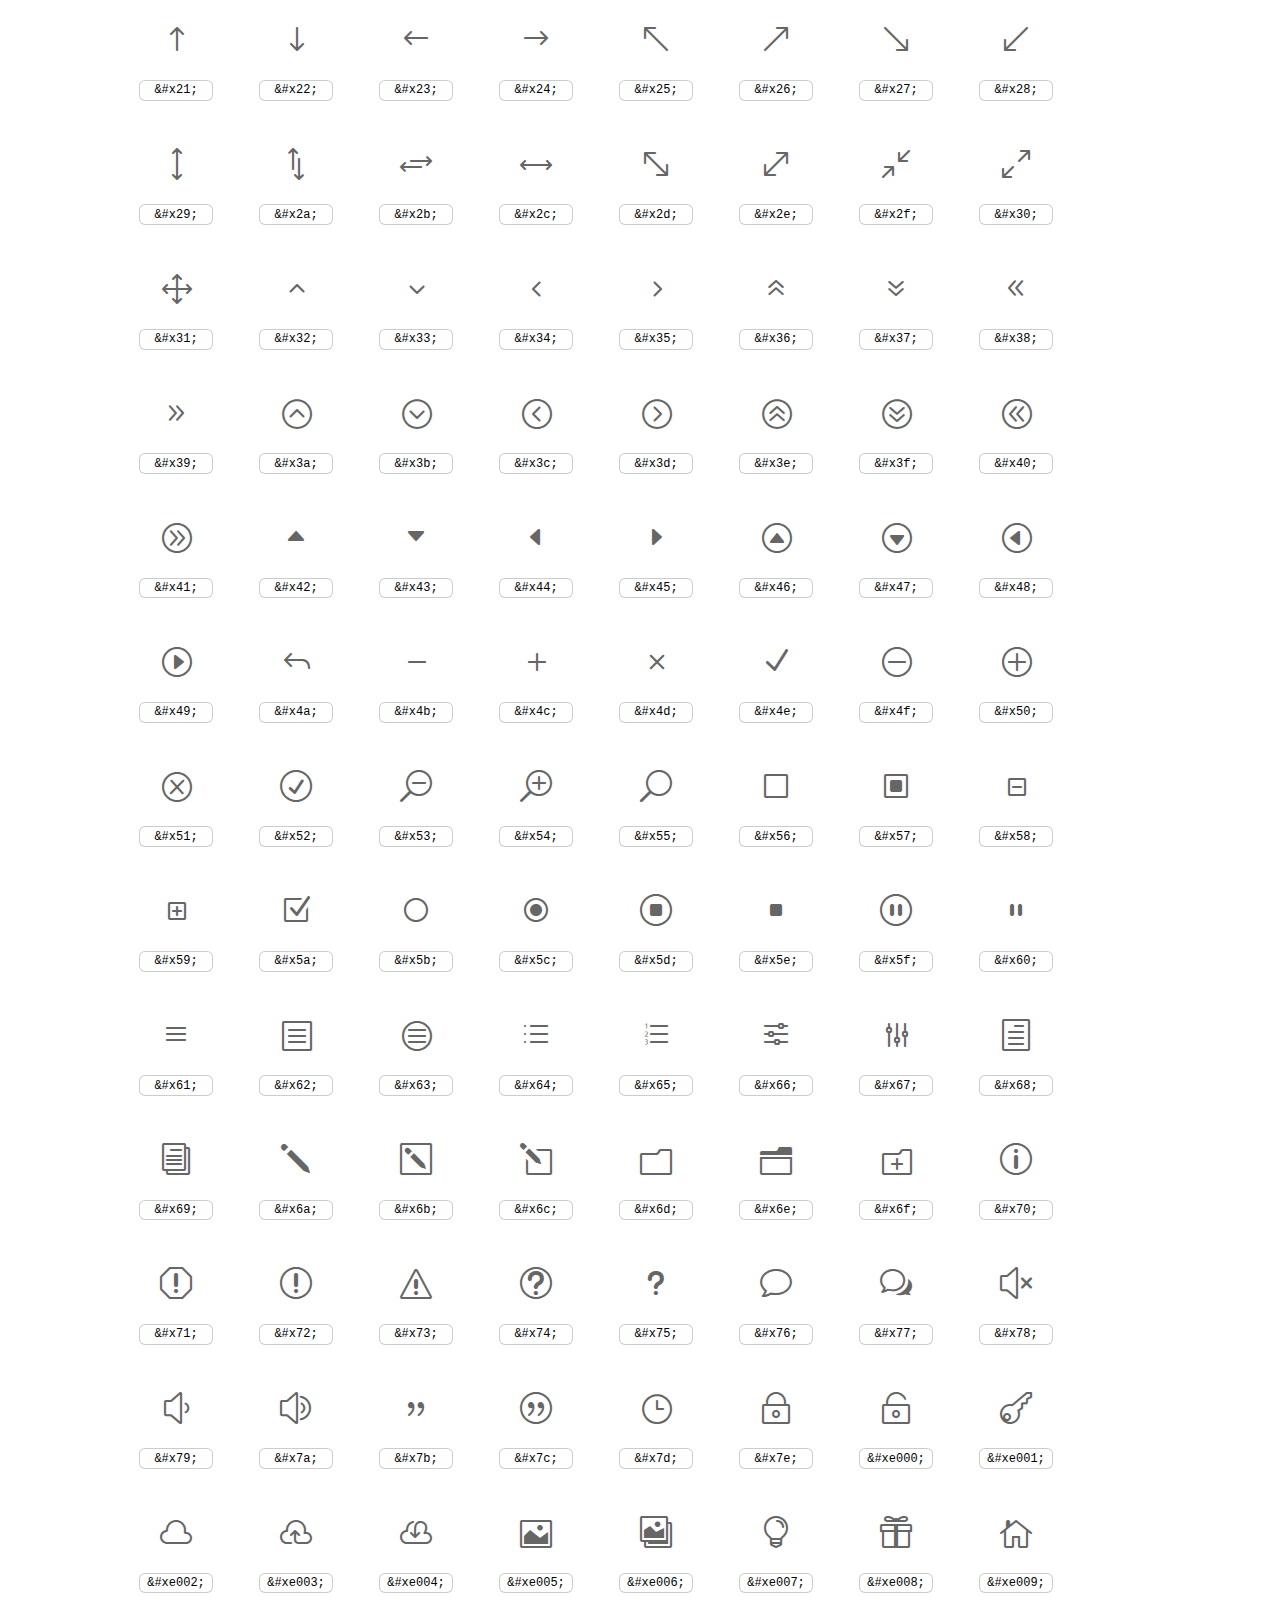
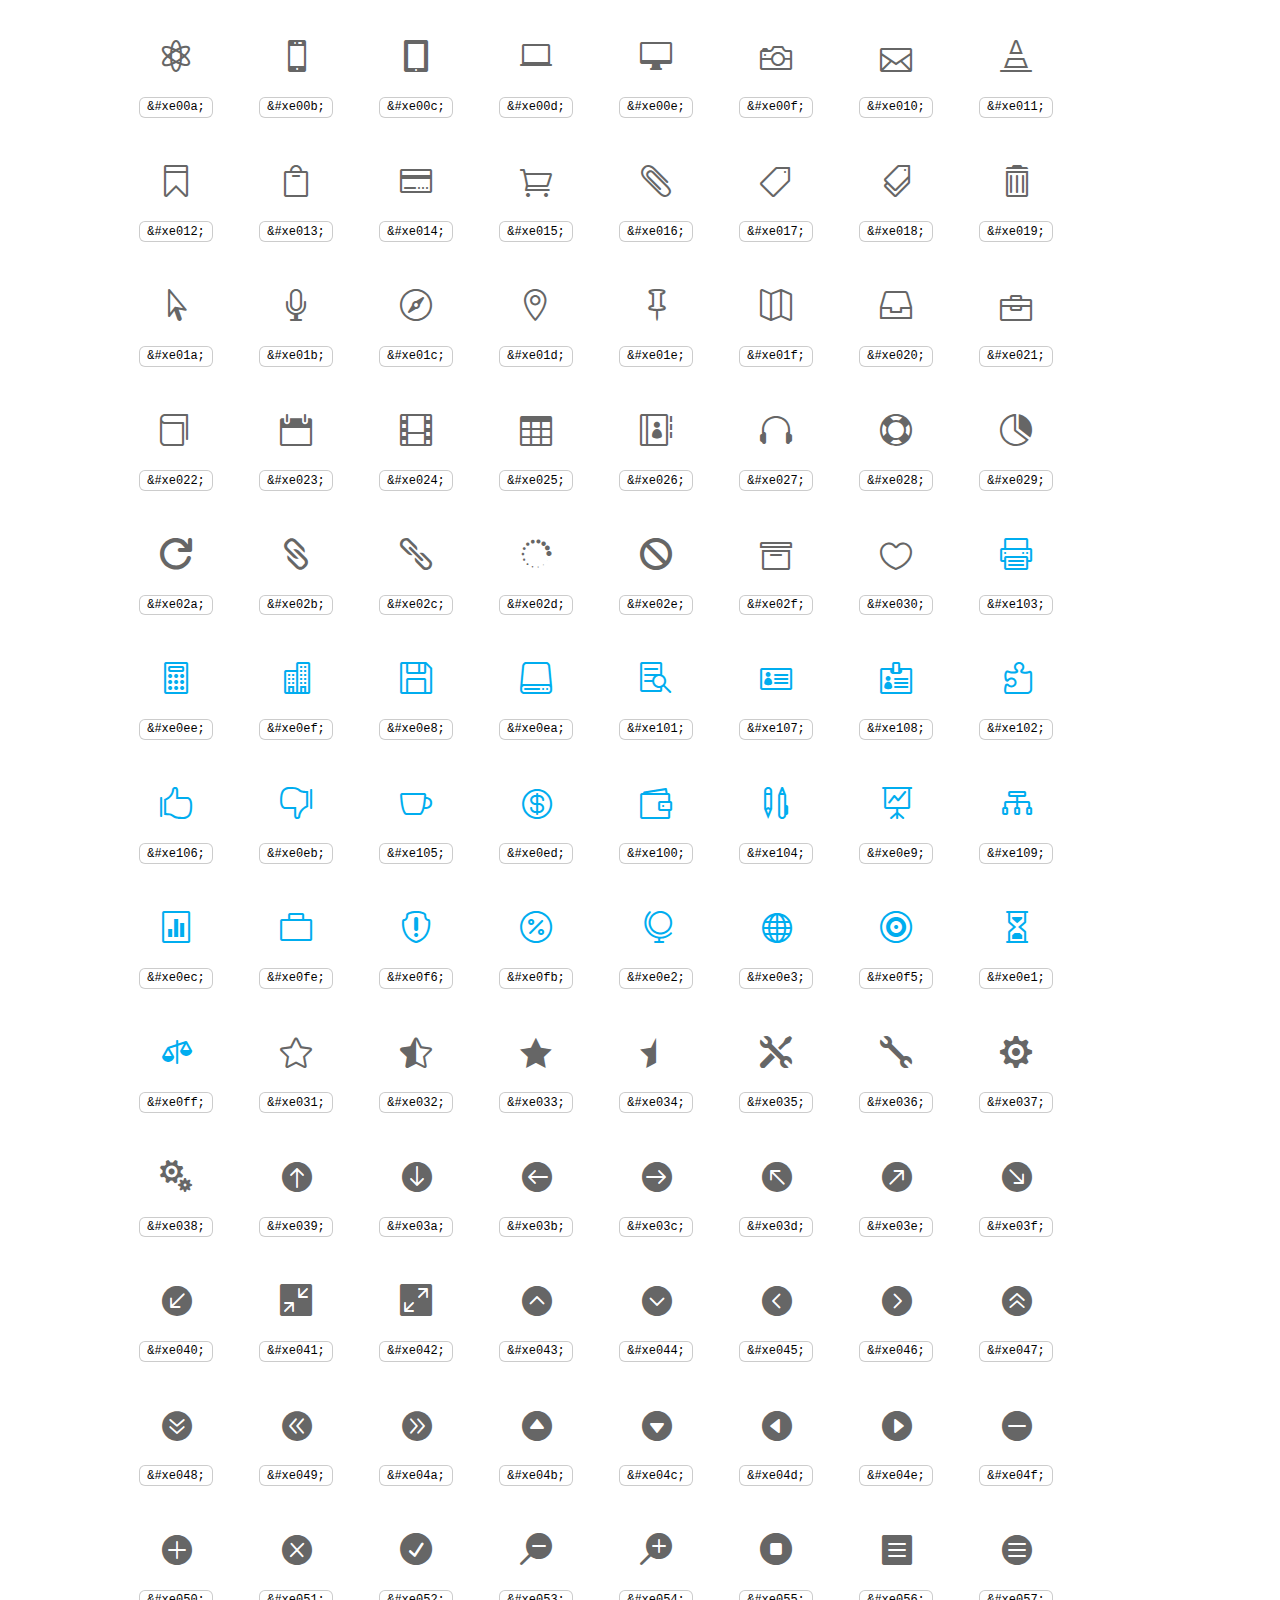
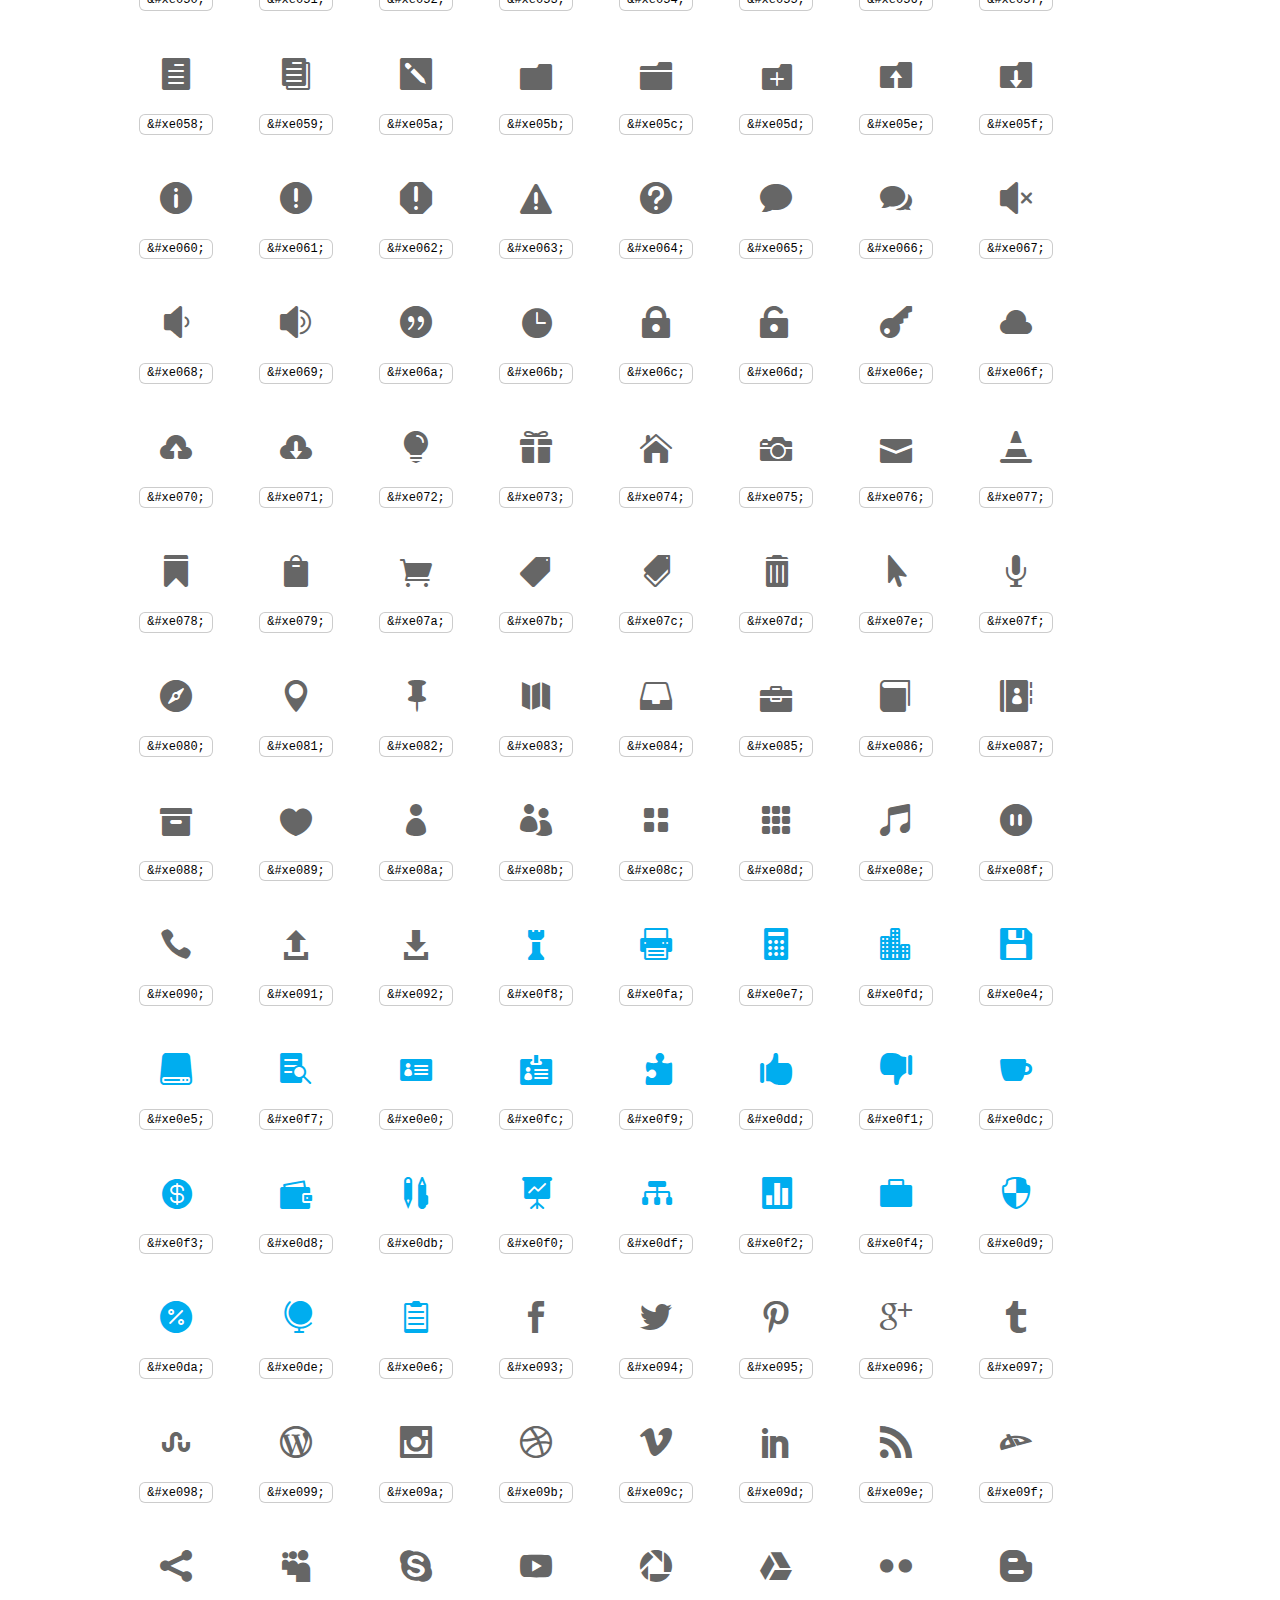
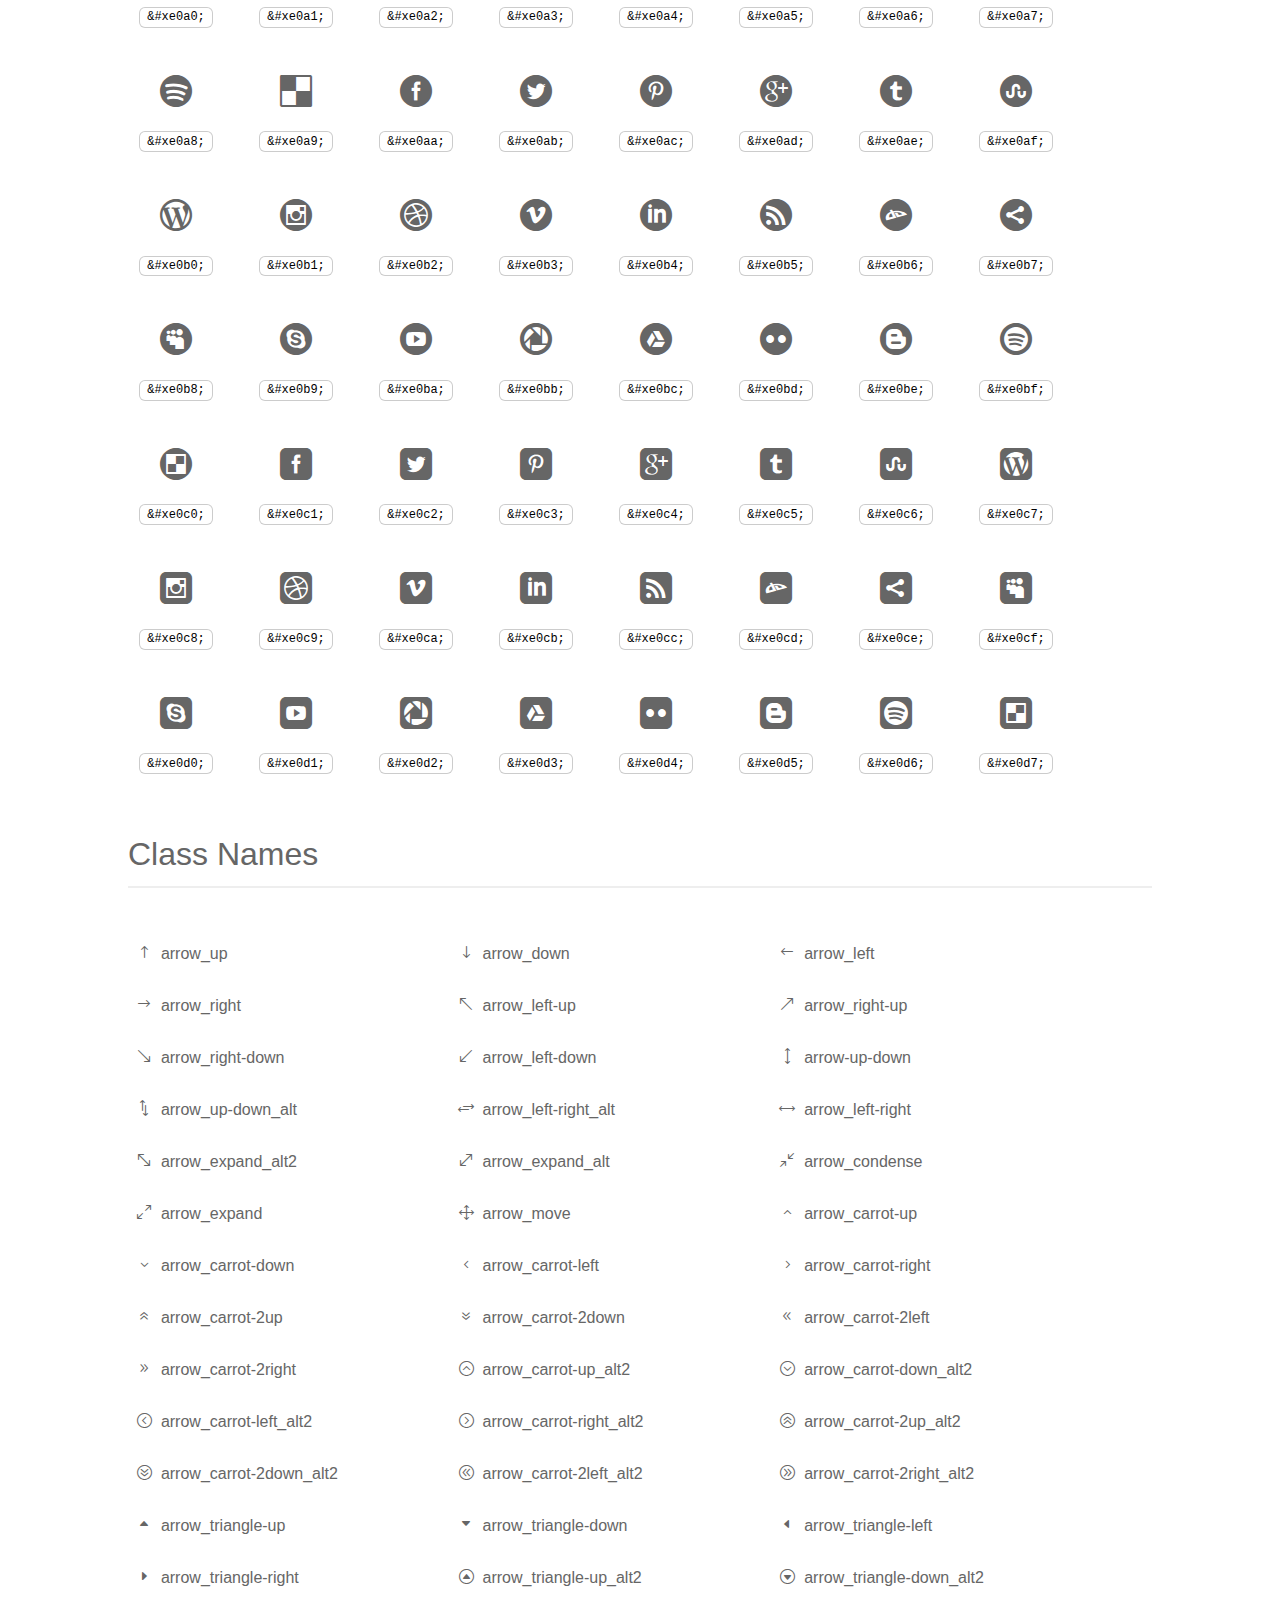
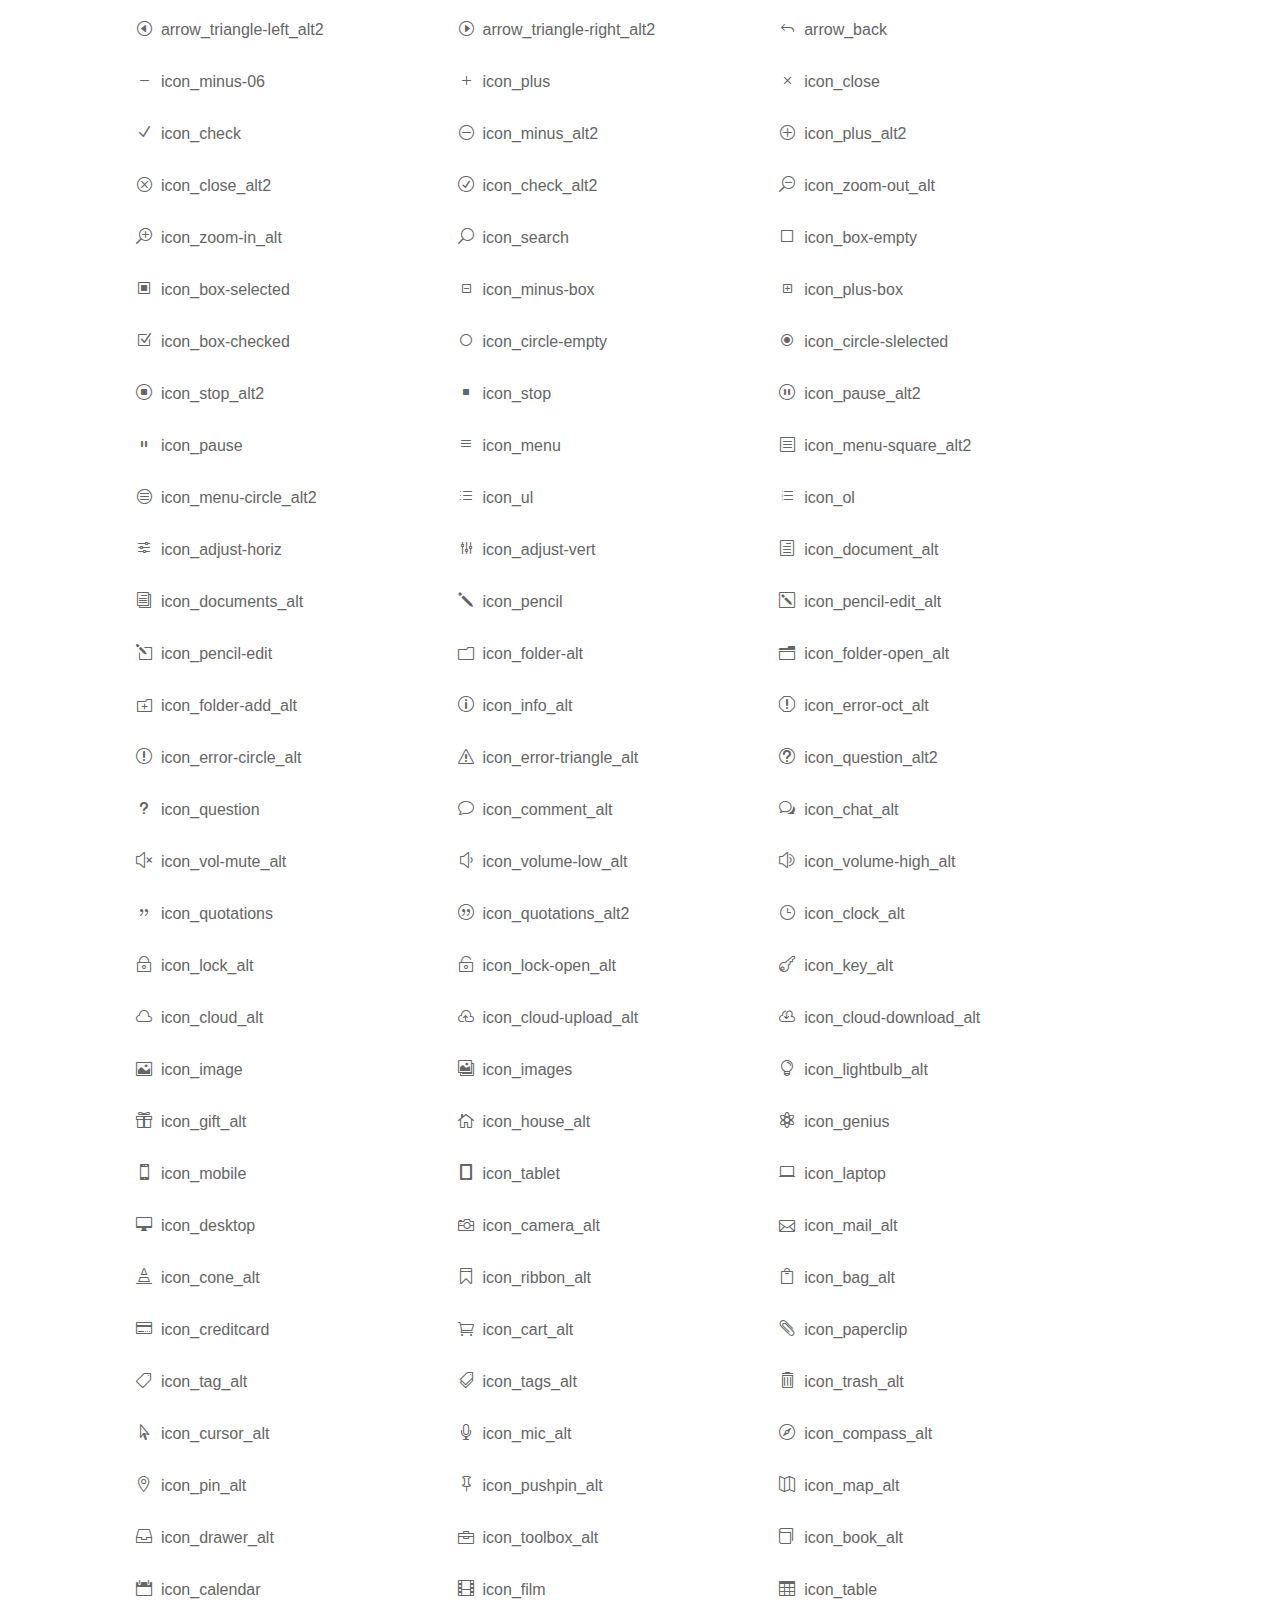
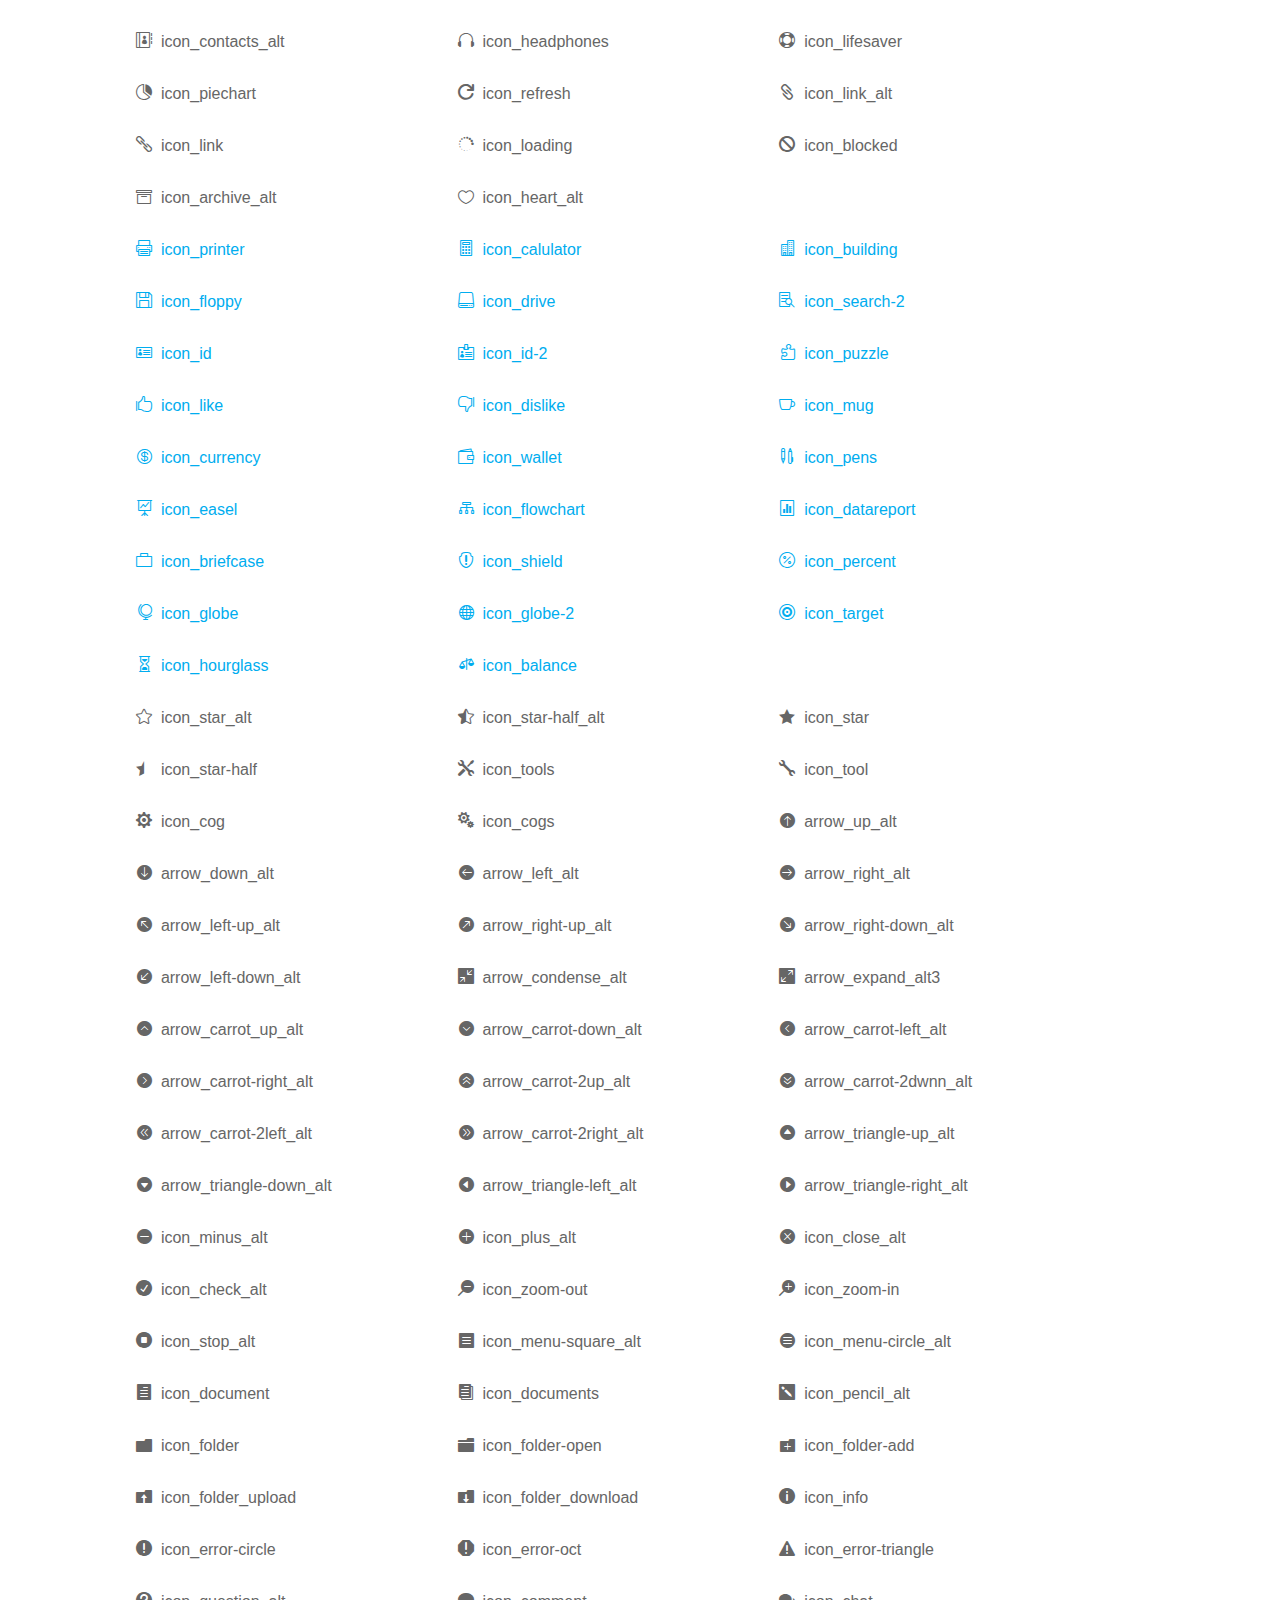
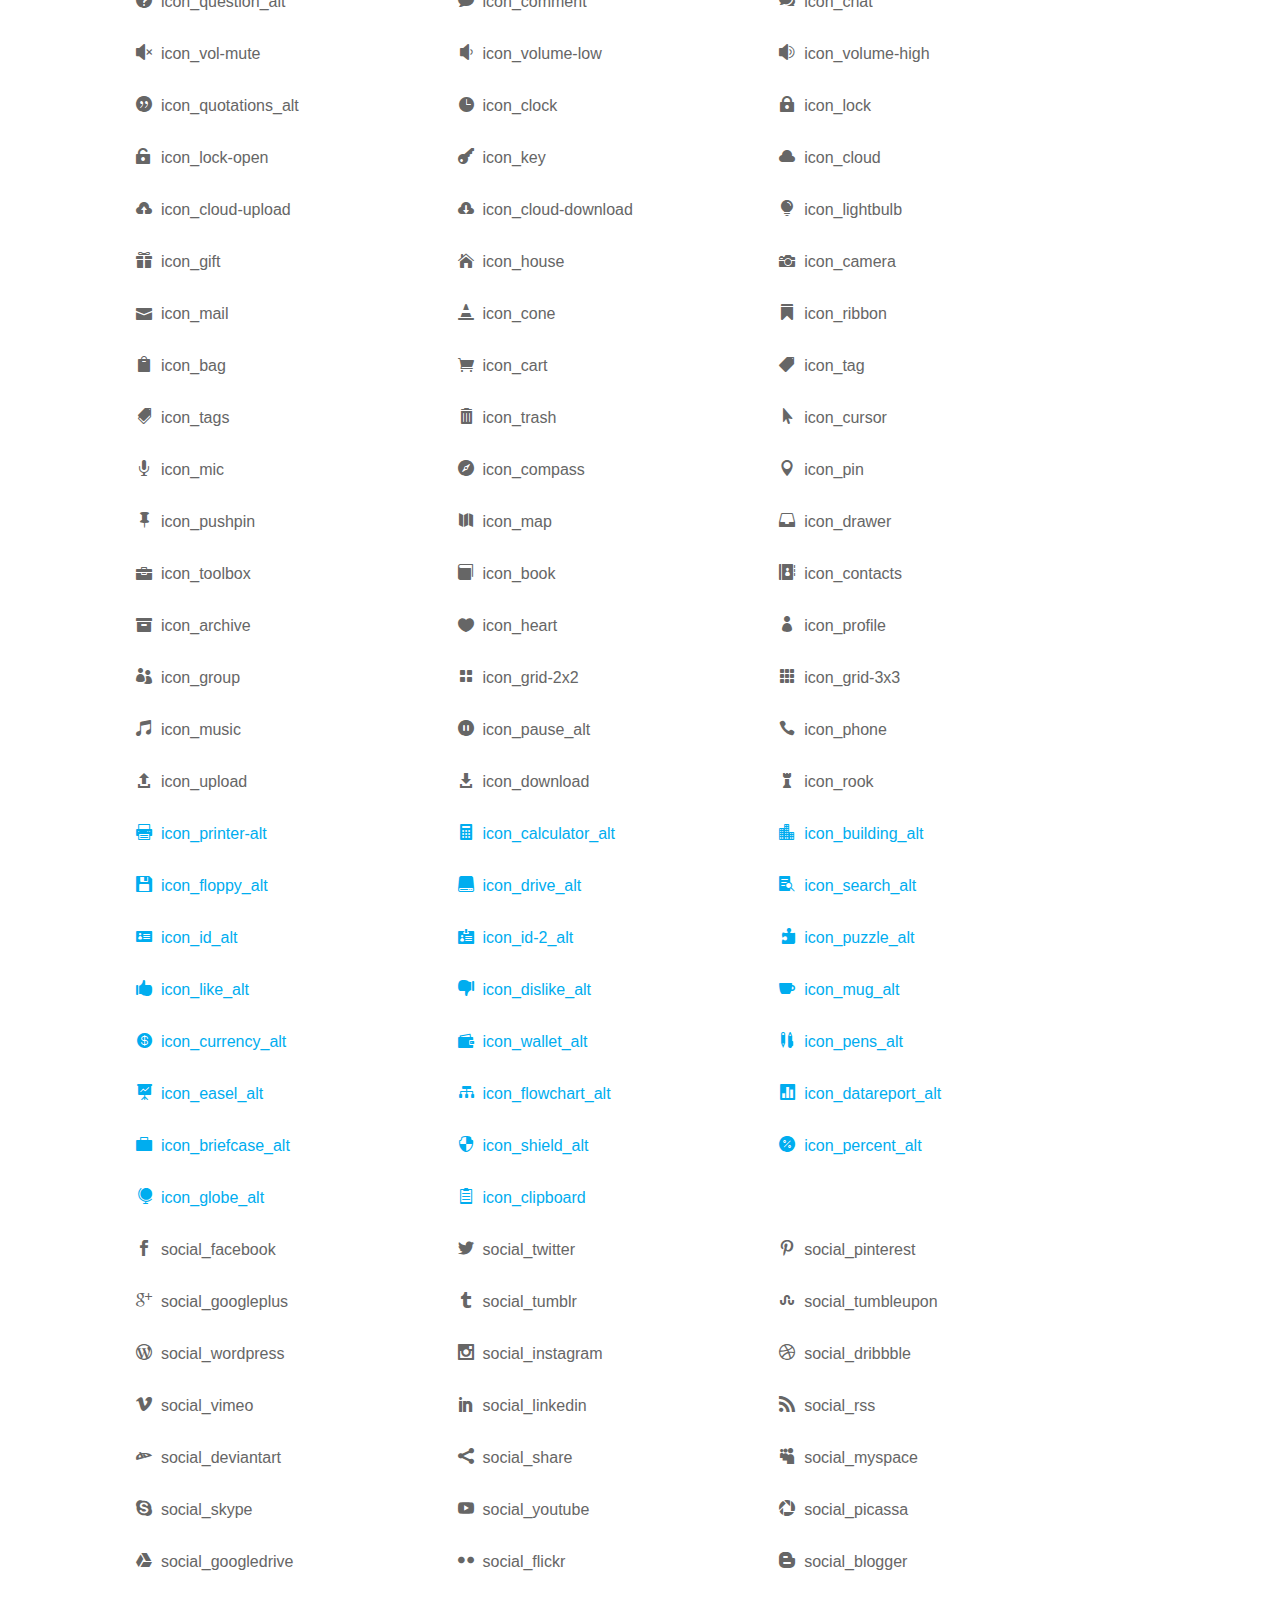
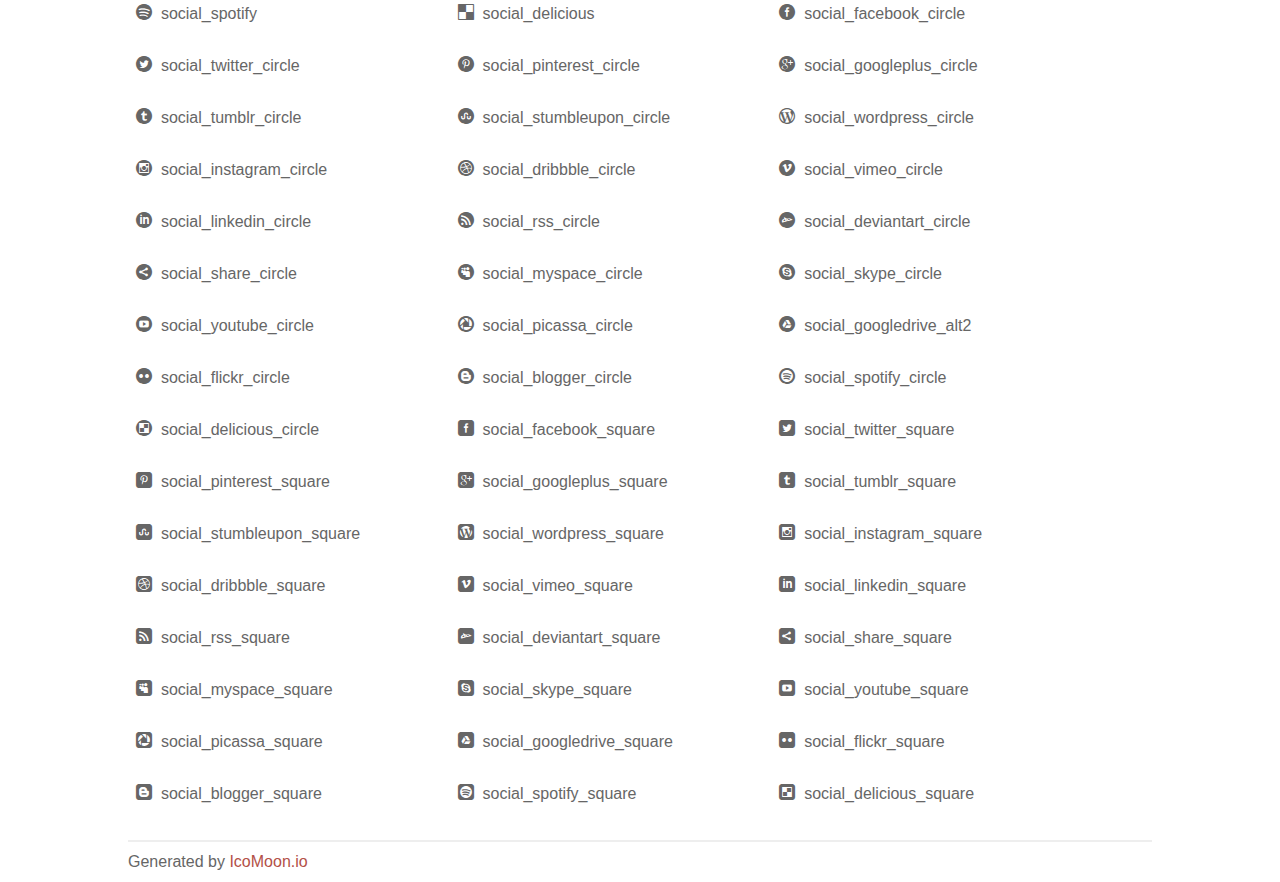
<file: elegant_font/index.html>
<!doctype html>
<html>
<head>
<title>Your Font/Glyphs</title>
<link rel="stylesheet" href="style.css" />
<!--[if lte IE 7]><script src="lte-ie7.js"></script><![endif]-->
<style>
	section, header, footer {display: block;}
	body {
		font-family: sans-serif;
		color: #666;
		line-height: 1.5;
		font-size: 1em;
	}
	* {
		-moz-box-sizing: border-box;
		-webkit-box-sizing: border-box;
		box-sizing: border-box;
		margin: 0;
		padding: 0;
	}
	.glyph {
		float: left;
		text-align: center;
		padding: .75em;
		margin: .4em 1.5em .75em 0;
		width: 6em;
		text-shadow: none;
	}
	
	.glyph input {
		font-family: consolas, monospace;
		font-size: 12px;
		width: 100%;
		text-align: center;
		border: 0;
		box-shadow: 0 0 0 1px #ccc;
		padding: .2em;
                -moz-border-radius: 5px;
                -webkit-border-radius: 5px;
	}
	
	

	.new {
		color:#00adef !important;
	}

	
	.w-main {
		width: 80%;
	}
	.centered {
		margin-left: auto;
		margin-right: auto;
	}
	.fs1 {
		font-size: 2em;
	}
	header {
		margin: 2em 0;
		padding-bottom: .5em;
		color: #666;
		box-shadow: 0 2px #eee;
	}
	header h1 {
		font-size: 2em;
		font-weight: normal;
	}
	.clearfix:before, .clearfix:after { content: ""; display: table; }
	.clearfix:after, .clear { clear: both; }
	footer {
		margin-top: 2em;
		padding: .5em 0;
		box-shadow: 0 -2px #eee;
	}
	a, a:visited {
		color: #B35047;
		text-decoration: none;
	}
	a:hover, a:focus {color: #000;}
	
	.box1 {
		font-size: 16px;
		display: inline-block;
		width: 30%;
		padding: .25em .5em;
		margin: 20px 10px 0 0;
	}
</style>
</head>
<body>
	<div class="w-main centered">
	<section class="mtm clearfix" id="glyphs">
	<div class="glyph">
		<div class="fs1" aria-hidden="true" data-icon="&#x21;"></div>
		<input type="text" readonly value="&amp;#x21;" />
	</div>
	<div class="glyph">
		<div class="fs1" aria-hidden="true" data-icon="&#x22;"></div>
		<input type="text" readonly value="&amp;#x22;" />
	</div>
	<div class="glyph">
		<div class="fs1" aria-hidden="true" data-icon="&#x23;"></div>
		<input type="text" readonly value="&amp;#x23;" />
	</div>
	<div class="glyph">
		<div class="fs1" aria-hidden="true" data-icon="&#x24;"></div>
		<input type="text" readonly value="&amp;#x24;" />
	</div>
	<div class="glyph">
		<div class="fs1" aria-hidden="true" data-icon="&#x25;"></div>
		<input type="text" readonly value="&amp;#x25;" />
	</div>
	<div class="glyph">
		<div class="fs1" aria-hidden="true" data-icon="&#x26;"></div>
		<input type="text" readonly value="&amp;#x26;" />
	</div>
	<div class="glyph">
		<div class="fs1" aria-hidden="true" data-icon="&#x27;"></div>
		<input type="text" readonly value="&amp;#x27;" />
	</div>
	<div class="glyph">
		<div class="fs1" aria-hidden="true" data-icon="&#x28;"></div>
		<input type="text" readonly value="&amp;#x28;" />
	</div>
	<div class="glyph">
		<div class="fs1" aria-hidden="true" data-icon="&#x29;"></div>
		<input type="text" readonly value="&amp;#x29;" />
	</div>
	<div class="glyph">
		<div class="fs1" aria-hidden="true" data-icon="&#x2a;"></div>
		<input type="text" readonly value="&amp;#x2a;" />
	</div>
	<div class="glyph">
		<div class="fs1" aria-hidden="true" data-icon="&#x2b;"></div>
		<input type="text" readonly value="&amp;#x2b;" />
	</div>
	<div class="glyph">
		<div class="fs1" aria-hidden="true" data-icon="&#x2c;"></div>
		<input type="text" readonly value="&amp;#x2c;" />
	</div>
	<div class="glyph">
		<div class="fs1" aria-hidden="true" data-icon="&#x2d;"></div>
		<input type="text" readonly value="&amp;#x2d;" />
	</div>
	<div class="glyph">
		<div class="fs1" aria-hidden="true" data-icon="&#x2e;"></div>
		<input type="text" readonly value="&amp;#x2e;" />
	</div>
	<div class="glyph">
		<div class="fs1" aria-hidden="true" data-icon="&#x2f;"></div>
		<input type="text" readonly value="&amp;#x2f;" />
	</div>
	<div class="glyph">
		<div class="fs1" aria-hidden="true" data-icon="&#x30;"></div>
		<input type="text" readonly value="&amp;#x30;" />
	</div>
	<div class="glyph">
		<div class="fs1" aria-hidden="true" data-icon="&#x31;"></div>
		<input type="text" readonly value="&amp;#x31;" />
	</div>
	<div class="glyph">
		<div class="fs1" aria-hidden="true" data-icon="&#x32;"></div>
		<input type="text" readonly value="&amp;#x32;" />
	</div>
	<div class="glyph">
		<div class="fs1" aria-hidden="true" data-icon="&#x33;"></div>
		<input type="text" readonly value="&amp;#x33;" />
	</div>
	<div class="glyph">
		<div class="fs1" aria-hidden="true" data-icon="&#x34;"></div>
		<input type="text" readonly value="&amp;#x34;" />
	</div>
	<div class="glyph">
		<div class="fs1" aria-hidden="true" data-icon="&#x35;"></div>
		<input type="text" readonly value="&amp;#x35;" />
	</div>
	<div class="glyph">
		<div class="fs1" aria-hidden="true" data-icon="&#x36;"></div>
		<input type="text" readonly value="&amp;#x36;" />
	</div>
	<div class="glyph">
		<div class="fs1" aria-hidden="true" data-icon="&#x37;"></div>
		<input type="text" readonly value="&amp;#x37;" />
	</div>
	<div class="glyph">
		<div class="fs1" aria-hidden="true" data-icon="&#x38;"></div>
		<input type="text" readonly value="&amp;#x38;" />
	</div>
	<div class="glyph">
		<div class="fs1" aria-hidden="true" data-icon="&#x39;"></div>
		<input type="text" readonly value="&amp;#x39;" />
	</div>
	<div class="glyph">
		<div class="fs1" aria-hidden="true" data-icon="&#x3a;"></div>
		<input type="text" readonly value="&amp;#x3a;" />
	</div>
	<div class="glyph">
		<div class="fs1" aria-hidden="true" data-icon="&#x3b;"></div>
		<input type="text" readonly value="&amp;#x3b;" />
	</div>
	<div class="glyph">
		<div class="fs1" aria-hidden="true" data-icon="&#x3c;"></div>
		<input type="text" readonly value="&amp;#x3c;" />
	</div>
	<div class="glyph">
		<div class="fs1" aria-hidden="true" data-icon="&#x3d;"></div>
		<input type="text" readonly value="&amp;#x3d;" />
	</div>
	<div class="glyph">
		<div class="fs1" aria-hidden="true" data-icon="&#x3e;"></div>
		<input type="text" readonly value="&amp;#x3e;" />
	</div>
	<div class="glyph">
		<div class="fs1" aria-hidden="true" data-icon="&#x3f;"></div>
		<input type="text" readonly value="&amp;#x3f;" />
	</div>
	<div class="glyph">
		<div class="fs1" aria-hidden="true" data-icon="&#x40;"></div>
		<input type="text" readonly value="&amp;#x40;" />
	</div>
	<div class="glyph">
		<div class="fs1" aria-hidden="true" data-icon="&#x41;"></div>
		<input type="text" readonly value="&amp;#x41;" />
	</div>
	<div class="glyph">
		<div class="fs1" aria-hidden="true" data-icon="&#x42;"></div>
		<input type="text" readonly value="&amp;#x42;" />
	</div>
	<div class="glyph">
		<div class="fs1" aria-hidden="true" data-icon="&#x43;"></div>
		<input type="text" readonly value="&amp;#x43;" />
	</div>
	<div class="glyph">
		<div class="fs1" aria-hidden="true" data-icon="&#x44;"></div>
		<input type="text" readonly value="&amp;#x44;" />
	</div>
	<div class="glyph">
		<div class="fs1" aria-hidden="true" data-icon="&#x45;"></div>
		<input type="text" readonly value="&amp;#x45;" />
	</div>
	<div class="glyph">
		<div class="fs1" aria-hidden="true" data-icon="&#x46;"></div>
		<input type="text" readonly value="&amp;#x46;" />
	</div>
	<div class="glyph">
		<div class="fs1" aria-hidden="true" data-icon="&#x47;"></div>
		<input type="text" readonly value="&amp;#x47;" />
	</div>
	<div class="glyph">
		<div class="fs1" aria-hidden="true" data-icon="&#x48;"></div>
		<input type="text" readonly value="&amp;#x48;" />
	</div>
	<div class="glyph">
		<div class="fs1" aria-hidden="true" data-icon="&#x49;"></div>
		<input type="text" readonly value="&amp;#x49;" />
	</div>
	<div class="glyph">
		<div class="fs1" aria-hidden="true" data-icon="&#x4a;"></div>
		<input type="text" readonly value="&amp;#x4a;" />
	</div>
	<div class="glyph">
		<div class="fs1" aria-hidden="true" data-icon="&#x4b;"></div>
		<input type="text" readonly value="&amp;#x4b;" />
	</div>
	<div class="glyph">
		<div class="fs1" aria-hidden="true" data-icon="&#x4c;"></div>
		<input type="text" readonly value="&amp;#x4c;" />
	</div>
	<div class="glyph">
		<div class="fs1" aria-hidden="true" data-icon="&#x4d;"></div>
		<input type="text" readonly value="&amp;#x4d;" />
	</div>
	<div class="glyph">
		<div class="fs1" aria-hidden="true" data-icon="&#x4e;"></div>
		<input type="text" readonly value="&amp;#x4e;" />
	</div>
	<div class="glyph">
		<div class="fs1" aria-hidden="true" data-icon="&#x4f;"></div>
		<input type="text" readonly value="&amp;#x4f;" />
	</div>
	<div class="glyph">
		<div class="fs1" aria-hidden="true" data-icon="&#x50;"></div>
		<input type="text" readonly value="&amp;#x50;" />
	</div>
	<div class="glyph">
		<div class="fs1" aria-hidden="true" data-icon="&#x51;"></div>
		<input type="text" readonly value="&amp;#x51;" />
	</div>
	<div class="glyph">
		<div class="fs1" aria-hidden="true" data-icon="&#x52;"></div>
		<input type="text" readonly value="&amp;#x52;" />
	</div>
	<div class="glyph">
		<div class="fs1" aria-hidden="true" data-icon="&#x53;"></div>
		<input type="text" readonly value="&amp;#x53;" />
	</div>
	<div class="glyph">
		<div class="fs1" aria-hidden="true" data-icon="&#x54;"></div>
		<input type="text" readonly value="&amp;#x54;" />
	</div>
	<div class="glyph">
		<div class="fs1" aria-hidden="true" data-icon="&#x55;"></div>
		<input type="text" readonly value="&amp;#x55;" />
	</div>
	<div class="glyph">
		<div class="fs1" aria-hidden="true" data-icon="&#x56;"></div>
		<input type="text" readonly value="&amp;#x56;" />
	</div>
	<div class="glyph">
		<div class="fs1" aria-hidden="true" data-icon="&#x57;"></div>
		<input type="text" readonly value="&amp;#x57;" />
	</div>
	<div class="glyph">
		<div class="fs1" aria-hidden="true" data-icon="&#x58;"></div>
		<input type="text" readonly value="&amp;#x58;" />
	</div>
	<div class="glyph">
		<div class="fs1" aria-hidden="true" data-icon="&#x59;"></div>
		<input type="text" readonly value="&amp;#x59;" />
	</div>
	<div class="glyph">
		<div class="fs1" aria-hidden="true" data-icon="&#x5a;"></div>
		<input type="text" readonly value="&amp;#x5a;" />
	</div>
	<div class="glyph">
		<div class="fs1" aria-hidden="true" data-icon="&#x5b;"></div>
		<input type="text" readonly value="&amp;#x5b;" />
	</div>
	<div class="glyph">
		<div class="fs1" aria-hidden="true" data-icon="&#x5c;"></div>
		<input type="text" readonly value="&amp;#x5c;" />
	</div>
	<div class="glyph">
		<div class="fs1" aria-hidden="true" data-icon="&#x5d;"></div>
		<input type="text" readonly value="&amp;#x5d;" />
	</div>
	<div class="glyph">
		<div class="fs1" aria-hidden="true" data-icon="&#x5e;"></div>
		<input type="text" readonly value="&amp;#x5e;" />
	</div>
	<div class="glyph">
		<div class="fs1" aria-hidden="true" data-icon="&#x5f;"></div>
		<input type="text" readonly value="&amp;#x5f;" />
	</div>
	<div class="glyph">
		<div class="fs1" aria-hidden="true" data-icon="&#x60;"></div>
		<input type="text" readonly value="&amp;#x60;" />
	</div>
	<div class="glyph">
		<div class="fs1" aria-hidden="true" data-icon="&#x61;"></div>
		<input type="text" readonly value="&amp;#x61;" />
	</div>
	<div class="glyph">
		<div class="fs1" aria-hidden="true" data-icon="&#x62;"></div>
		<input type="text" readonly value="&amp;#x62;" />
	</div>
	<div class="glyph">
		<div class="fs1" aria-hidden="true" data-icon="&#x63;"></div>
		<input type="text" readonly value="&amp;#x63;" />
	</div>
	<div class="glyph">
		<div class="fs1" aria-hidden="true" data-icon="&#x64;"></div>
		<input type="text" readonly value="&amp;#x64;" />
	</div>
	<div class="glyph">
		<div class="fs1" aria-hidden="true" data-icon="&#x65;"></div>
		<input type="text" readonly value="&amp;#x65;" />
	</div>
	<div class="glyph">
		<div class="fs1" aria-hidden="true" data-icon="&#x66;"></div>
		<input type="text" readonly value="&amp;#x66;" />
	</div>
	<div class="glyph">
		<div class="fs1" aria-hidden="true" data-icon="&#x67;"></div>
		<input type="text" readonly value="&amp;#x67;" />
	</div>
	<div class="glyph">
		<div class="fs1" aria-hidden="true" data-icon="&#x68;"></div>
		<input type="text" readonly value="&amp;#x68;" />
	</div>
	<div class="glyph">
		<div class="fs1" aria-hidden="true" data-icon="&#x69;"></div>
		<input type="text" readonly value="&amp;#x69;" />
	</div>
	<div class="glyph">
		<div class="fs1" aria-hidden="true" data-icon="&#x6a;"></div>
		<input type="text" readonly value="&amp;#x6a;" />
	</div>
	<div class="glyph">
		<div class="fs1" aria-hidden="true" data-icon="&#x6b;"></div>
		<input type="text" readonly value="&amp;#x6b;" />
	</div>
	<div class="glyph">
		<div class="fs1" aria-hidden="true" data-icon="&#x6c;"></div>
		<input type="text" readonly value="&amp;#x6c;" />
	</div>
	<div class="glyph">
		<div class="fs1" aria-hidden="true" data-icon="&#x6d;"></div>
		<input type="text" readonly value="&amp;#x6d;" />
	</div>
	<div class="glyph">
		<div class="fs1" aria-hidden="true" data-icon="&#x6e;"></div>
		<input type="text" readonly value="&amp;#x6e;" />
	</div>
	<div class="glyph">
		<div class="fs1" aria-hidden="true" data-icon="&#x6f;"></div>
		<input type="text" readonly value="&amp;#x6f;" />
	</div>
	<div class="glyph">
		<div class="fs1" aria-hidden="true" data-icon="&#x70;"></div>
		<input type="text" readonly value="&amp;#x70;" />
	</div>
	<div class="glyph">
		<div class="fs1" aria-hidden="true" data-icon="&#x71;"></div>
		<input type="text" readonly value="&amp;#x71;" />
	</div>
	<div class="glyph">
		<div class="fs1" aria-hidden="true" data-icon="&#x72;"></div>
		<input type="text" readonly value="&amp;#x72;" />
	</div>
	<div class="glyph">
		<div class="fs1" aria-hidden="true" data-icon="&#x73;"></div>
		<input type="text" readonly value="&amp;#x73;" />
	</div>
	<div class="glyph">
		<div class="fs1" aria-hidden="true" data-icon="&#x74;"></div>
		<input type="text" readonly value="&amp;#x74;" />
	</div>
	<div class="glyph">
		<div class="fs1" aria-hidden="true" data-icon="&#x75;"></div>
		<input type="text" readonly value="&amp;#x75;" />
	</div>
	<div class="glyph">
		<div class="fs1" aria-hidden="true" data-icon="&#x76;"></div>
		<input type="text" readonly value="&amp;#x76;" />
	</div>
	<div class="glyph">
		<div class="fs1" aria-hidden="true" data-icon="&#x77;"></div>
		<input type="text" readonly value="&amp;#x77;" />
	</div>
	<div class="glyph">
		<div class="fs1" aria-hidden="true" data-icon="&#x78;"></div>
		<input type="text" readonly value="&amp;#x78;" />
	</div>
	<div class="glyph">
		<div class="fs1" aria-hidden="true" data-icon="&#x79;"></div>
		<input type="text" readonly value="&amp;#x79;" />
	</div>
	<div class="glyph">
		<div class="fs1" aria-hidden="true" data-icon="&#x7a;"></div>
		<input type="text" readonly value="&amp;#x7a;" />
	</div>
	<div class="glyph">
		<div class="fs1" aria-hidden="true" data-icon="&#x7b;"></div>
		<input type="text" readonly value="&amp;#x7b;" />
	</div>
	<div class="glyph">
		<div class="fs1" aria-hidden="true" data-icon="&#x7c;"></div>
		<input type="text" readonly value="&amp;#x7c;" />
	</div>
	<div class="glyph">
		<div class="fs1" aria-hidden="true" data-icon="&#x7d;"></div>
		<input type="text" readonly value="&amp;#x7d;" />
	</div>
	<div class="glyph">
		<div class="fs1" aria-hidden="true" data-icon="&#x7e;"></div>
		<input type="text" readonly value="&amp;#x7e;" />
	</div>
	<div class="glyph">
		<div class="fs1" aria-hidden="true" data-icon="&#xe000;"></div>
		<input type="text" readonly value="&amp;#xe000;" />
	</div>
	<div class="glyph">
		<div class="fs1" aria-hidden="true" data-icon="&#xe001;"></div>
		<input type="text" readonly value="&amp;#xe001;" />
	</div>
	<div class="glyph">
		<div class="fs1" aria-hidden="true" data-icon="&#xe002;"></div>
		<input type="text" readonly value="&amp;#xe002;" />
	</div>
	<div class="glyph">
		<div class="fs1" aria-hidden="true" data-icon="&#xe003;"></div>
		<input type="text" readonly value="&amp;#xe003;" />
	</div>
	<div class="glyph">
		<div class="fs1" aria-hidden="true" data-icon="&#xe004;"></div>
		<input type="text" readonly value="&amp;#xe004;" />
	</div>
	<div class="glyph">
		<div class="fs1" aria-hidden="true" data-icon="&#xe005;"></div>
		<input type="text" readonly value="&amp;#xe005;" />
	</div>
	<div class="glyph">
		<div class="fs1" aria-hidden="true" data-icon="&#xe006;"></div>
		<input type="text" readonly value="&amp;#xe006;" />
	</div>
	<div class="glyph">
		<div class="fs1" aria-hidden="true" data-icon="&#xe007;"></div>
		<input type="text" readonly value="&amp;#xe007;" />
	</div>
	<div class="glyph">
		<div class="fs1" aria-hidden="true" data-icon="&#xe008;"></div>
		<input type="text" readonly value="&amp;#xe008;" />
	</div>
	<div class="glyph">
		<div class="fs1" aria-hidden="true" data-icon="&#xe009;"></div>
		<input type="text" readonly value="&amp;#xe009;" />
	</div>
	<div class="glyph">
		<div class="fs1" aria-hidden="true" data-icon="&#xe00a;"></div>
		<input type="text" readonly value="&amp;#xe00a;" />
	</div>
	<div class="glyph">
		<div class="fs1" aria-hidden="true" data-icon="&#xe00b;"></div>
		<input type="text" readonly value="&amp;#xe00b;" />
	</div>
	<div class="glyph">
		<div class="fs1" aria-hidden="true" data-icon="&#xe00c;"></div>
		<input type="text" readonly value="&amp;#xe00c;" />
	</div>
	<div class="glyph">
		<div class="fs1" aria-hidden="true" data-icon="&#xe00d;"></div>
		<input type="text" readonly value="&amp;#xe00d;" />
	</div>
	<div class="glyph">
		<div class="fs1" aria-hidden="true" data-icon="&#xe00e;"></div>
		<input type="text" readonly value="&amp;#xe00e;" />
	</div>
	<div class="glyph">
		<div class="fs1" aria-hidden="true" data-icon="&#xe00f;"></div>
		<input type="text" readonly value="&amp;#xe00f;" />
	</div>
	<div class="glyph">
		<div class="fs1" aria-hidden="true" data-icon="&#xe010;"></div>
		<input type="text" readonly value="&amp;#xe010;" />
	</div>
	<div class="glyph">
		<div class="fs1" aria-hidden="true" data-icon="&#xe011;"></div>
		<input type="text" readonly value="&amp;#xe011;" />
	</div>
	<div class="glyph">
		<div class="fs1" aria-hidden="true" data-icon="&#xe012;"></div>
		<input type="text" readonly value="&amp;#xe012;" />
	</div>
	<div class="glyph">
		<div class="fs1" aria-hidden="true" data-icon="&#xe013;"></div>
		<input type="text" readonly value="&amp;#xe013;" />
	</div>
	<div class="glyph">
		<div class="fs1" aria-hidden="true" data-icon="&#xe014;"></div>
		<input type="text" readonly value="&amp;#xe014;" />
	</div>
	<div class="glyph">
		<div class="fs1" aria-hidden="true" data-icon="&#xe015;"></div>
		<input type="text" readonly value="&amp;#xe015;" />
	</div>
	<div class="glyph">
		<div class="fs1" aria-hidden="true" data-icon="&#xe016;"></div>
		<input type="text" readonly value="&amp;#xe016;" />
	</div>
	<div class="glyph">
		<div class="fs1" aria-hidden="true" data-icon="&#xe017;"></div>
		<input type="text" readonly value="&amp;#xe017;" />
	</div>
	<div class="glyph">
		<div class="fs1" aria-hidden="true" data-icon="&#xe018;"></div>
		<input type="text" readonly value="&amp;#xe018;" />
	</div>
	<div class="glyph">
		<div class="fs1" aria-hidden="true" data-icon="&#xe019;"></div>
		<input type="text" readonly value="&amp;#xe019;" />
	</div>
	<div class="glyph">
		<div class="fs1" aria-hidden="true" data-icon="&#xe01a;"></div>
		<input type="text" readonly value="&amp;#xe01a;" />
	</div>
	<div class="glyph">
		<div class="fs1" aria-hidden="true" data-icon="&#xe01b;"></div>
		<input type="text" readonly value="&amp;#xe01b;" />
	</div>
	<div class="glyph">
		<div class="fs1" aria-hidden="true" data-icon="&#xe01c;"></div>
		<input type="text" readonly value="&amp;#xe01c;" />
	</div>
	<div class="glyph">
		<div class="fs1" aria-hidden="true" data-icon="&#xe01d;"></div>
		<input type="text" readonly value="&amp;#xe01d;" />
	</div>
	<div class="glyph">
		<div class="fs1" aria-hidden="true" data-icon="&#xe01e;"></div>
		<input type="text" readonly value="&amp;#xe01e;" />
	</div>
	<div class="glyph">
		<div class="fs1" aria-hidden="true" data-icon="&#xe01f;"></div>
		<input type="text" readonly value="&amp;#xe01f;" />
	</div>
	<div class="glyph">
		<div class="fs1" aria-hidden="true" data-icon="&#xe020;"></div>
		<input type="text" readonly value="&amp;#xe020;" />
	</div>
	<div class="glyph">
		<div class="fs1" aria-hidden="true" data-icon="&#xe021;"></div>
		<input type="text" readonly value="&amp;#xe021;" />
	</div>
	<div class="glyph">
		<div class="fs1" aria-hidden="true" data-icon="&#xe022;"></div>
		<input type="text" readonly value="&amp;#xe022;" />
	</div>
	<div class="glyph">
		<div class="fs1" aria-hidden="true" data-icon="&#xe023;"></div>
		<input type="text" readonly value="&amp;#xe023;" />
	</div>
	<div class="glyph">
		<div class="fs1" aria-hidden="true" data-icon="&#xe024;"></div>
		<input type="text" readonly value="&amp;#xe024;" />
	</div>
	<div class="glyph">
		<div class="fs1" aria-hidden="true" data-icon="&#xe025;"></div>
		<input type="text" readonly value="&amp;#xe025;" />
	</div>
	<div class="glyph">
		<div class="fs1" aria-hidden="true" data-icon="&#xe026;"></div>
		<input type="text" readonly value="&amp;#xe026;" />
	</div>
	<div class="glyph">
		<div class="fs1" aria-hidden="true" data-icon="&#xe027;"></div>
		<input type="text" readonly value="&amp;#xe027;" />
	</div>
	<div class="glyph">
		<div class="fs1" aria-hidden="true" data-icon="&#xe028;"></div>
		<input type="text" readonly value="&amp;#xe028;" />
	</div>
	<div class="glyph">
		<div class="fs1" aria-hidden="true" data-icon="&#xe029;"></div>
		<input type="text" readonly value="&amp;#xe029;" />
	</div>
	<div class="glyph">
		<div class="fs1" aria-hidden="true" data-icon="&#xe02a;"></div>
		<input type="text" readonly value="&amp;#xe02a;" />
	</div>
	<div class="glyph">
		<div class="fs1" aria-hidden="true" data-icon="&#xe02b;"></div>
		<input type="text" readonly value="&amp;#xe02b;" />
	</div>
	<div class="glyph">
		<div class="fs1" aria-hidden="true" data-icon="&#xe02c;"></div>
		<input type="text" readonly value="&amp;#xe02c;" />
	</div>
	<div class="glyph">
		<div class="fs1" aria-hidden="true" data-icon="&#xe02d;"></div>
		<input type="text" readonly value="&amp;#xe02d;" />
	</div>
	<div class="glyph">
		<div class="fs1" aria-hidden="true" data-icon="&#xe02e;"></div>
		<input type="text" readonly value="&amp;#xe02e;" />
	</div>
	<div class="glyph">
		<div class="fs1" aria-hidden="true" data-icon="&#xe02f;"></div>
		<input type="text" readonly value="&amp;#xe02f;" />
	</div>
	<div class="glyph">
		<div class="fs1" aria-hidden="true" data-icon="&#xe030;"></div>
		<input type="text" readonly value="&amp;#xe030;" />
	</div>
    
    <div class="new">
    
    <div class="glyph">
		<div class="fs1" aria-hidden="true" data-icon="&#xe103;"></div>
		<input type="text" readonly value="&amp;#xe103;" />
	</div>
	<div class="glyph">
		<div class="fs1" aria-hidden="true" data-icon="&#xe0ee;"></div>
		<input type="text" readonly value="&amp;#xe0ee;" />
	</div>
	<div class="glyph">
		<div class="fs1" aria-hidden="true" data-icon="&#xe0ef;"></div>
		<input type="text" readonly value="&amp;#xe0ef;" />
	</div>
	<div class="glyph">
		<div class="fs1" aria-hidden="true" data-icon="&#xe0e8;"></div>
		<input type="text" readonly value="&amp;#xe0e8;" />
	</div>
	<div class="glyph">
		<div class="fs1" aria-hidden="true" data-icon="&#xe0ea;"></div>
		<input type="text" readonly value="&amp;#xe0ea;" />
	</div>
	<div class="glyph">
		<div class="fs1" aria-hidden="true" data-icon="&#xe101;"></div>
		<input type="text" readonly value="&amp;#xe101;" />
	</div>
	<div class="glyph">
		<div class="fs1" aria-hidden="true" data-icon="&#xe107;"></div>
		<input type="text" readonly value="&amp;#xe107;" />
	</div>
	<div class="glyph">
		<div class="fs1" aria-hidden="true" data-icon="&#xe108;"></div>
		<input type="text" readonly value="&amp;#xe108;" />
	</div>
	<div class="glyph">
		<div class="fs1" aria-hidden="true" data-icon="&#xe102;"></div>
		<input type="text" readonly value="&amp;#xe102;" />
	</div>
	<div class="glyph">
		<div class="fs1" aria-hidden="true" data-icon="&#xe106;"></div>
		<input type="text" readonly value="&amp;#xe106;" />
	</div>
	<div class="glyph">
		<div class="fs1" aria-hidden="true" data-icon="&#xe0eb;"></div>
		<input type="text" readonly value="&amp;#xe0eb;" />
	</div>
	<div class="glyph">
		<div class="fs1" aria-hidden="true" data-icon="&#xe105;"></div>
		<input type="text" readonly value="&amp;#xe105;" />
	</div>
	<div class="glyph">
		<div class="fs1" aria-hidden="true" data-icon="&#xe0ed;"></div>
		<input type="text" readonly value="&amp;#xe0ed;" />
	</div>
	<div class="glyph">
		<div class="fs1" aria-hidden="true" data-icon="&#xe100;"></div>
		<input type="text" readonly value="&amp;#xe100;" />
	</div>
	<div class="glyph">
		<div class="fs1" aria-hidden="true" data-icon="&#xe104;"></div>
		<input type="text" readonly value="&amp;#xe104;" />
	</div>
	<div class="glyph">
		<div class="fs1" aria-hidden="true" data-icon="&#xe0e9;"></div>
		<input type="text" readonly value="&amp;#xe0e9;" />
	</div>
	<div class="glyph">
		<div class="fs1" aria-hidden="true" data-icon="&#xe109;"></div>
		<input type="text" readonly value="&amp;#xe109;" />
	</div>
	<div class="glyph">
		<div class="fs1" aria-hidden="true" data-icon="&#xe0ec;"></div>
		<input type="text" readonly value="&amp;#xe0ec;" />
	</div>
	<div class="glyph">
		<div class="fs1" aria-hidden="true" data-icon="&#xe0fe;"></div>
		<input type="text" readonly value="&amp;#xe0fe;" />
	</div>
	<div class="glyph">
		<div class="fs1" aria-hidden="true" data-icon="&#xe0f6;"></div>
		<input type="text" readonly value="&amp;#xe0f6;" />
	</div>
	<div class="glyph">
		<div class="fs1" aria-hidden="true" data-icon="&#xe0fb;"></div>
		<input type="text" readonly value="&amp;#xe0fb;" />
	</div>
	<div class="glyph">
		<div class="fs1" aria-hidden="true" data-icon="&#xe0e2;"></div>
		<input type="text" readonly value="&amp;#xe0e2;" />
	</div>
	<div class="glyph">
		<div class="fs1" aria-hidden="true" data-icon="&#xe0e3;"></div>
		<input type="text" readonly value="&amp;#xe0e3;" />
	</div>
	<div class="glyph">
		<div class="fs1" aria-hidden="true" data-icon="&#xe0f5;"></div>
		<input type="text" readonly value="&amp;#xe0f5;" />
	</div>
	<div class="glyph">
		<div class="fs1" aria-hidden="true" data-icon="&#xe0e1;"></div>
		<input type="text" readonly value="&amp;#xe0e1;" />
	</div>
	<div class="glyph">
		<div class="fs1" aria-hidden="true" data-icon="&#xe0ff;"></div>
		<input type="text" readonly value="&amp;#xe0ff;" />
	</div>
    
    </div>
    
	<div class="glyph">
		<div class="fs1" aria-hidden="true" data-icon="&#xe031;"></div>
		<input type="text" readonly value="&amp;#xe031;" />
	</div>
	<div class="glyph">
		<div class="fs1" aria-hidden="true" data-icon="&#xe032;"></div>
		<input type="text" readonly value="&amp;#xe032;" />
	</div>
	<div class="glyph">
		<div class="fs1" aria-hidden="true" data-icon="&#xe033;"></div>
		<input type="text" readonly value="&amp;#xe033;" />
	</div>
	<div class="glyph">
		<div class="fs1" aria-hidden="true" data-icon="&#xe034;"></div>
		<input type="text" readonly value="&amp;#xe034;" />
	</div>
	<div class="glyph">
		<div class="fs1" aria-hidden="true" data-icon="&#xe035;"></div>
		<input type="text" readonly value="&amp;#xe035;" />
	</div>
	<div class="glyph">
		<div class="fs1" aria-hidden="true" data-icon="&#xe036;"></div>
		<input type="text" readonly value="&amp;#xe036;" />
	</div>
	<div class="glyph">
		<div class="fs1" aria-hidden="true" data-icon="&#xe037;"></div>
		<input type="text" readonly value="&amp;#xe037;" />
	</div>
	<div class="glyph">
		<div class="fs1" aria-hidden="true" data-icon="&#xe038;"></div>
		<input type="text" readonly value="&amp;#xe038;" />
	</div>
	<div class="glyph">
		<div class="fs1" aria-hidden="true" data-icon="&#xe039;"></div>
		<input type="text" readonly value="&amp;#xe039;" />
	</div>
	<div class="glyph">
		<div class="fs1" aria-hidden="true" data-icon="&#xe03a;"></div>
		<input type="text" readonly value="&amp;#xe03a;" />
	</div>
	<div class="glyph">
		<div class="fs1" aria-hidden="true" data-icon="&#xe03b;"></div>
		<input type="text" readonly value="&amp;#xe03b;" />
	</div>
	<div class="glyph">
		<div class="fs1" aria-hidden="true" data-icon="&#xe03c;"></div>
		<input type="text" readonly value="&amp;#xe03c;" />
	</div>
	<div class="glyph">
		<div class="fs1" aria-hidden="true" data-icon="&#xe03d;"></div>
		<input type="text" readonly value="&amp;#xe03d;" />
	</div>
	<div class="glyph">
		<div class="fs1" aria-hidden="true" data-icon="&#xe03e;"></div>
		<input type="text" readonly value="&amp;#xe03e;" />
	</div>
	<div class="glyph">
		<div class="fs1" aria-hidden="true" data-icon="&#xe03f;"></div>
		<input type="text" readonly value="&amp;#xe03f;" />
	</div>
	<div class="glyph">
		<div class="fs1" aria-hidden="true" data-icon="&#xe040;"></div>
		<input type="text" readonly value="&amp;#xe040;" />
	</div>
	<div class="glyph">
		<div class="fs1" aria-hidden="true" data-icon="&#xe041;"></div>
		<input type="text" readonly value="&amp;#xe041;" />
	</div>
	<div class="glyph">
		<div class="fs1" aria-hidden="true" data-icon="&#xe042;"></div>
		<input type="text" readonly value="&amp;#xe042;" />
	</div>
	<div class="glyph">
		<div class="fs1" aria-hidden="true" data-icon="&#xe043;"></div>
		<input type="text" readonly value="&amp;#xe043;" />
	</div>
	<div class="glyph">
		<div class="fs1" aria-hidden="true" data-icon="&#xe044;"></div>
		<input type="text" readonly value="&amp;#xe044;" />
	</div>
	<div class="glyph">
		<div class="fs1" aria-hidden="true" data-icon="&#xe045;"></div>
		<input type="text" readonly value="&amp;#xe045;" />
	</div>
	<div class="glyph">
		<div class="fs1" aria-hidden="true" data-icon="&#xe046;"></div>
		<input type="text" readonly value="&amp;#xe046;" />
	</div>
	<div class="glyph">
		<div class="fs1" aria-hidden="true" data-icon="&#xe047;"></div>
		<input type="text" readonly value="&amp;#xe047;" />
	</div>
	<div class="glyph">
		<div class="fs1" aria-hidden="true" data-icon="&#xe048;"></div>
		<input type="text" readonly value="&amp;#xe048;" />
	</div>
	<div class="glyph">
		<div class="fs1" aria-hidden="true" data-icon="&#xe049;"></div>
		<input type="text" readonly value="&amp;#xe049;" />
	</div>
	<div class="glyph">
		<div class="fs1" aria-hidden="true" data-icon="&#xe04a;"></div>
		<input type="text" readonly value="&amp;#xe04a;" />
	</div>
	<div class="glyph">
		<div class="fs1" aria-hidden="true" data-icon="&#xe04b;"></div>
		<input type="text" readonly value="&amp;#xe04b;" />
	</div>
	<div class="glyph">
		<div class="fs1" aria-hidden="true" data-icon="&#xe04c;"></div>
		<input type="text" readonly value="&amp;#xe04c;" />
	</div>
	<div class="glyph">
		<div class="fs1" aria-hidden="true" data-icon="&#xe04d;"></div>
		<input type="text" readonly value="&amp;#xe04d;" />
	</div>
	<div class="glyph">
		<div class="fs1" aria-hidden="true" data-icon="&#xe04e;"></div>
		<input type="text" readonly value="&amp;#xe04e;" />
	</div>
	<div class="glyph">
		<div class="fs1" aria-hidden="true" data-icon="&#xe04f;"></div>
		<input type="text" readonly value="&amp;#xe04f;" />
	</div>
	<div class="glyph">
		<div class="fs1" aria-hidden="true" data-icon="&#xe050;"></div>
		<input type="text" readonly value="&amp;#xe050;" />
	</div>
	<div class="glyph">
		<div class="fs1" aria-hidden="true" data-icon="&#xe051;"></div>
		<input type="text" readonly value="&amp;#xe051;" />
	</div>
	<div class="glyph">
		<div class="fs1" aria-hidden="true" data-icon="&#xe052;"></div>
		<input type="text" readonly value="&amp;#xe052;" />
	</div>
	<div class="glyph">
		<div class="fs1" aria-hidden="true" data-icon="&#xe053;"></div>
		<input type="text" readonly value="&amp;#xe053;" />
	</div>
	<div class="glyph">
		<div class="fs1" aria-hidden="true" data-icon="&#xe054;"></div>
		<input type="text" readonly value="&amp;#xe054;" />
	</div>
	<div class="glyph">
		<div class="fs1" aria-hidden="true" data-icon="&#xe055;"></div>
		<input type="text" readonly value="&amp;#xe055;" />
	</div>
	<div class="glyph">
		<div class="fs1" aria-hidden="true" data-icon="&#xe056;"></div>
		<input type="text" readonly value="&amp;#xe056;" />
	</div>
	<div class="glyph">
		<div class="fs1" aria-hidden="true" data-icon="&#xe057;"></div>
		<input type="text" readonly value="&amp;#xe057;" />
	</div>
	<div class="glyph">
		<div class="fs1" aria-hidden="true" data-icon="&#xe058;"></div>
		<input type="text" readonly value="&amp;#xe058;" />
	</div>
	<div class="glyph">
		<div class="fs1" aria-hidden="true" data-icon="&#xe059;"></div>
		<input type="text" readonly value="&amp;#xe059;" />
	</div>
	<div class="glyph">
		<div class="fs1" aria-hidden="true" data-icon="&#xe05a;"></div>
		<input type="text" readonly value="&amp;#xe05a;" />
	</div>
	<div class="glyph">
		<div class="fs1" aria-hidden="true" data-icon="&#xe05b;"></div>
		<input type="text" readonly value="&amp;#xe05b;" />
	</div>
	<div class="glyph">
		<div class="fs1" aria-hidden="true" data-icon="&#xe05c;"></div>
		<input type="text" readonly value="&amp;#xe05c;" />
	</div>
	<div class="glyph">
		<div class="fs1" aria-hidden="true" data-icon="&#xe05d;"></div>
		<input type="text" readonly value="&amp;#xe05d;" />
	</div>
	<div class="glyph">
		<div class="fs1" aria-hidden="true" data-icon="&#xe05e;"></div>
		<input type="text" readonly value="&amp;#xe05e;" />
	</div>
	<div class="glyph">
		<div class="fs1" aria-hidden="true" data-icon="&#xe05f;"></div>
		<input type="text" readonly value="&amp;#xe05f;" />
	</div>
	<div class="glyph">
		<div class="fs1" aria-hidden="true" data-icon="&#xe060;"></div>
		<input type="text" readonly value="&amp;#xe060;" />
	</div>
	<div class="glyph">
		<div class="fs1" aria-hidden="true" data-icon="&#xe061;"></div>
		<input type="text" readonly value="&amp;#xe061;" />
	</div>
	<div class="glyph">
		<div class="fs1" aria-hidden="true" data-icon="&#xe062;"></div>
		<input type="text" readonly value="&amp;#xe062;" />
	</div>
	<div class="glyph">
		<div class="fs1" aria-hidden="true" data-icon="&#xe063;"></div>
		<input type="text" readonly value="&amp;#xe063;" />
	</div>
	<div class="glyph">
		<div class="fs1" aria-hidden="true" data-icon="&#xe064;"></div>
		<input type="text" readonly value="&amp;#xe064;" />
	</div>
	<div class="glyph">
		<div class="fs1" aria-hidden="true" data-icon="&#xe065;"></div>
		<input type="text" readonly value="&amp;#xe065;" />
	</div>
	<div class="glyph">
		<div class="fs1" aria-hidden="true" data-icon="&#xe066;"></div>
		<input type="text" readonly value="&amp;#xe066;" />
	</div>
	<div class="glyph">
		<div class="fs1" aria-hidden="true" data-icon="&#xe067;"></div>
		<input type="text" readonly value="&amp;#xe067;" />
	</div>
	<div class="glyph">
		<div class="fs1" aria-hidden="true" data-icon="&#xe068;"></div>
		<input type="text" readonly value="&amp;#xe068;" />
	</div>
	<div class="glyph">
		<div class="fs1" aria-hidden="true" data-icon="&#xe069;"></div>
		<input type="text" readonly value="&amp;#xe069;" />
	</div>
	<div class="glyph">
		<div class="fs1" aria-hidden="true" data-icon="&#xe06a;"></div>
		<input type="text" readonly value="&amp;#xe06a;" />
	</div>
	<div class="glyph">
		<div class="fs1" aria-hidden="true" data-icon="&#xe06b;"></div>
		<input type="text" readonly value="&amp;#xe06b;" />
	</div>
	<div class="glyph">
		<div class="fs1" aria-hidden="true" data-icon="&#xe06c;"></div>
		<input type="text" readonly value="&amp;#xe06c;" />
	</div>
	<div class="glyph">
		<div class="fs1" aria-hidden="true" data-icon="&#xe06d;"></div>
		<input type="text" readonly value="&amp;#xe06d;" />
	</div>
	<div class="glyph">
		<div class="fs1" aria-hidden="true" data-icon="&#xe06e;"></div>
		<input type="text" readonly value="&amp;#xe06e;" />
	</div>
	<div class="glyph">
		<div class="fs1" aria-hidden="true" data-icon="&#xe06f;"></div>
		<input type="text" readonly value="&amp;#xe06f;" />
	</div>
	<div class="glyph">
		<div class="fs1" aria-hidden="true" data-icon="&#xe070;"></div>
		<input type="text" readonly value="&amp;#xe070;" />
	</div>
	<div class="glyph">
		<div class="fs1" aria-hidden="true" data-icon="&#xe071;"></div>
		<input type="text" readonly value="&amp;#xe071;" />
	</div>
	<div class="glyph">
		<div class="fs1" aria-hidden="true" data-icon="&#xe072;"></div>
		<input type="text" readonly value="&amp;#xe072;" />
	</div>
	<div class="glyph">
		<div class="fs1" aria-hidden="true" data-icon="&#xe073;"></div>
		<input type="text" readonly value="&amp;#xe073;" />
	</div>
	<div class="glyph">
		<div class="fs1" aria-hidden="true" data-icon="&#xe074;"></div>
		<input type="text" readonly value="&amp;#xe074;" />
	</div>
	<div class="glyph">
		<div class="fs1" aria-hidden="true" data-icon="&#xe075;"></div>
		<input type="text" readonly value="&amp;#xe075;" />
	</div>
	<div class="glyph">
		<div class="fs1" aria-hidden="true" data-icon="&#xe076;"></div>
		<input type="text" readonly value="&amp;#xe076;" />
	</div>
	<div class="glyph">
		<div class="fs1" aria-hidden="true" data-icon="&#xe077;"></div>
		<input type="text" readonly value="&amp;#xe077;" />
	</div>
	<div class="glyph">
		<div class="fs1" aria-hidden="true" data-icon="&#xe078;"></div>
		<input type="text" readonly value="&amp;#xe078;" />
	</div>
	<div class="glyph">
		<div class="fs1" aria-hidden="true" data-icon="&#xe079;"></div>
		<input type="text" readonly value="&amp;#xe079;" />
	</div>
	<div class="glyph">
		<div class="fs1" aria-hidden="true" data-icon="&#xe07a;"></div>
		<input type="text" readonly value="&amp;#xe07a;" />
	</div>
	<div class="glyph">
		<div class="fs1" aria-hidden="true" data-icon="&#xe07b;"></div>
		<input type="text" readonly value="&amp;#xe07b;" />
	</div>
	<div class="glyph">
		<div class="fs1" aria-hidden="true" data-icon="&#xe07c;"></div>
		<input type="text" readonly value="&amp;#xe07c;" />
	</div>
	<div class="glyph">
		<div class="fs1" aria-hidden="true" data-icon="&#xe07d;"></div>
		<input type="text" readonly value="&amp;#xe07d;" />
	</div>
	<div class="glyph">
		<div class="fs1" aria-hidden="true" data-icon="&#xe07e;"></div>
		<input type="text" readonly value="&amp;#xe07e;" />
	</div>
	<div class="glyph">
		<div class="fs1" aria-hidden="true" data-icon="&#xe07f;"></div>
		<input type="text" readonly value="&amp;#xe07f;" />
	</div>
	<div class="glyph">
		<div class="fs1" aria-hidden="true" data-icon="&#xe080;"></div>
		<input type="text" readonly value="&amp;#xe080;" />
	</div>
	<div class="glyph">
		<div class="fs1" aria-hidden="true" data-icon="&#xe081;"></div>
		<input type="text" readonly value="&amp;#xe081;" />
	</div>
	<div class="glyph">
		<div class="fs1" aria-hidden="true" data-icon="&#xe082;"></div>
		<input type="text" readonly value="&amp;#xe082;" />
	</div>
	<div class="glyph">
		<div class="fs1" aria-hidden="true" data-icon="&#xe083;"></div>
		<input type="text" readonly value="&amp;#xe083;" />
	</div>
	<div class="glyph">
		<div class="fs1" aria-hidden="true" data-icon="&#xe084;"></div>
		<input type="text" readonly value="&amp;#xe084;" />
	</div>
	<div class="glyph">
		<div class="fs1" aria-hidden="true" data-icon="&#xe085;"></div>
		<input type="text" readonly value="&amp;#xe085;" />
	</div>
	<div class="glyph">
		<div class="fs1" aria-hidden="true" data-icon="&#xe086;"></div>
		<input type="text" readonly value="&amp;#xe086;" />
	</div>
	<div class="glyph">
		<div class="fs1" aria-hidden="true" data-icon="&#xe087;"></div>
		<input type="text" readonly value="&amp;#xe087;" />
	</div>
	<div class="glyph">
		<div class="fs1" aria-hidden="true" data-icon="&#xe088;"></div>
		<input type="text" readonly value="&amp;#xe088;" />
	</div>
	<div class="glyph">
		<div class="fs1" aria-hidden="true" data-icon="&#xe089;"></div>
		<input type="text" readonly value="&amp;#xe089;" />
	</div>
	<div class="glyph">
		<div class="fs1" aria-hidden="true" data-icon="&#xe08a;"></div>
		<input type="text" readonly value="&amp;#xe08a;" />
	</div>
	<div class="glyph">
		<div class="fs1" aria-hidden="true" data-icon="&#xe08b;"></div>
		<input type="text" readonly value="&amp;#xe08b;" />
	</div>
	<div class="glyph">
		<div class="fs1" aria-hidden="true" data-icon="&#xe08c;"></div>
		<input type="text" readonly value="&amp;#xe08c;" />
	</div>
	<div class="glyph">
		<div class="fs1" aria-hidden="true" data-icon="&#xe08d;"></div>
		<input type="text" readonly value="&amp;#xe08d;" />
	</div>
	<div class="glyph">
		<div class="fs1" aria-hidden="true" data-icon="&#xe08e;"></div>
		<input type="text" readonly value="&amp;#xe08e;" />
	</div>
	<div class="glyph">
		<div class="fs1" aria-hidden="true" data-icon="&#xe08f;"></div>
		<input type="text" readonly value="&amp;#xe08f;" />
	</div>
	<div class="glyph">
		<div class="fs1" aria-hidden="true" data-icon="&#xe090;"></div>
		<input type="text" readonly value="&amp;#xe090;" />
	</div>
	<div class="glyph">
		<div class="fs1" aria-hidden="true" data-icon="&#xe091;"></div>
		<input type="text" readonly value="&amp;#xe091;" />
	</div>
	<div class="glyph">
		<div class="fs1" aria-hidden="true" data-icon="&#xe092;"></div>
		<input type="text" readonly value="&amp;#xe092;" />
	</div>
    
    <div class="new">
    
    <div class="glyph">
		<div class="fs1" aria-hidden="true" data-icon="&#xe0f8;"></div>
		<input type="text" readonly value="&amp;#xe0f8;" />
	</div>
	<div class="glyph">
		<div class="fs1" aria-hidden="true" data-icon="&#xe0fa;"></div>
		<input type="text" readonly value="&amp;#xe0fa;" />
	</div>
	<div class="glyph">
		<div class="fs1" aria-hidden="true" data-icon="&#xe0e7;"></div>
		<input type="text" readonly value="&amp;#xe0e7;" />
	</div>
	<div class="glyph">
		<div class="fs1" aria-hidden="true" data-icon="&#xe0fd;"></div>
		<input type="text" readonly value="&amp;#xe0fd;" />
	</div>
	<div class="glyph">
		<div class="fs1" aria-hidden="true" data-icon="&#xe0e4;"></div>
		<input type="text" readonly value="&amp;#xe0e4;" />
	</div>
	<div class="glyph">
		<div class="fs1" aria-hidden="true" data-icon="&#xe0e5;"></div>
		<input type="text" readonly value="&amp;#xe0e5;" />
	</div>
	<div class="glyph">
		<div class="fs1" aria-hidden="true" data-icon="&#xe0f7;"></div>
		<input type="text" readonly value="&amp;#xe0f7;" />
	</div>
	<div class="glyph">
		<div class="fs1" aria-hidden="true" data-icon="&#xe0e0;"></div>
		<input type="text" readonly value="&amp;#xe0e0;" />
	</div>
	<div class="glyph">
		<div class="fs1" aria-hidden="true" data-icon="&#xe0fc;"></div>
		<input type="text" readonly value="&amp;#xe0fc;" />
	</div>
	<div class="glyph">
		<div class="fs1" aria-hidden="true" data-icon="&#xe0f9;"></div>
		<input type="text" readonly value="&amp;#xe0f9;" />
	</div>
	<div class="glyph">
		<div class="fs1" aria-hidden="true" data-icon="&#xe0dd;"></div>
		<input type="text" readonly value="&amp;#xe0dd;" />
	</div>
	<div class="glyph">
		<div class="fs1" aria-hidden="true" data-icon="&#xe0f1;"></div>
		<input type="text" readonly value="&amp;#xe0f1;" />
	</div>
	<div class="glyph">
		<div class="fs1" aria-hidden="true" data-icon="&#xe0dc;"></div>
		<input type="text" readonly value="&amp;#xe0dc;" />
	</div>
	<div class="glyph">
		<div class="fs1" aria-hidden="true" data-icon="&#xe0f3;"></div>
		<input type="text" readonly value="&amp;#xe0f3;" />
	</div>
	<div class="glyph">
		<div class="fs1" aria-hidden="true" data-icon="&#xe0d8;"></div>
		<input type="text" readonly value="&amp;#xe0d8;" />
	</div>
	<div class="glyph">
		<div class="fs1" aria-hidden="true" data-icon="&#xe0db;"></div>
		<input type="text" readonly value="&amp;#xe0db;" />
	</div>
	<div class="glyph">
		<div class="fs1" aria-hidden="true" data-icon="&#xe0f0;"></div>
		<input type="text" readonly value="&amp;#xe0f0;" />
	</div>
	<div class="glyph">
		<div class="fs1" aria-hidden="true" data-icon="&#xe0df;"></div>
		<input type="text" readonly value="&amp;#xe0df;" />
	</div>
	<div class="glyph">
		<div class="fs1" aria-hidden="true" data-icon="&#xe0f2;"></div>
		<input type="text" readonly value="&amp;#xe0f2;" />
	</div>
	<div class="glyph">
		<div class="fs1" aria-hidden="true" data-icon="&#xe0f4;"></div>
		<input type="text" readonly value="&amp;#xe0f4;" />
	</div>
	<div class="glyph">
		<div class="fs1" aria-hidden="true" data-icon="&#xe0d9;"></div>
		<input type="text" readonly value="&amp;#xe0d9;" />
	</div>
	<div class="glyph">
		<div class="fs1" aria-hidden="true" data-icon="&#xe0da;"></div>
		<input type="text" readonly value="&amp;#xe0da;" />
	</div>
	<div class="glyph">
		<div class="fs1" aria-hidden="true" data-icon="&#xe0de;"></div>
		<input type="text" readonly value="&amp;#xe0de;" />
	</div>
	<div class="glyph">
		<div class="fs1" aria-hidden="true" data-icon="&#xe0e6;"></div>
		<input type="text" readonly value="&amp;#xe0e6;" />
	</div>
    
    </div>
    
	<div class="glyph">
		<div class="fs1" aria-hidden="true" data-icon="&#xe093;"></div>
		<input type="text" readonly value="&amp;#xe093;" />
	</div>
	<div class="glyph">
		<div class="fs1" aria-hidden="true" data-icon="&#xe094;"></div>
		<input type="text" readonly value="&amp;#xe094;" />
	</div>
	<div class="glyph">
		<div class="fs1" aria-hidden="true" data-icon="&#xe095;"></div>
		<input type="text" readonly value="&amp;#xe095;" />
	</div>
	<div class="glyph">
		<div class="fs1" aria-hidden="true" data-icon="&#xe096;"></div>
		<input type="text" readonly value="&amp;#xe096;" />
	</div>
	<div class="glyph">
		<div class="fs1" aria-hidden="true" data-icon="&#xe097;"></div>
		<input type="text" readonly value="&amp;#xe097;" />
	</div>
	<div class="glyph">
		<div class="fs1" aria-hidden="true" data-icon="&#xe098;"></div>
		<input type="text" readonly value="&amp;#xe098;" />
	</div>
	<div class="glyph">
		<div class="fs1" aria-hidden="true" data-icon="&#xe099;"></div>
		<input type="text" readonly value="&amp;#xe099;" />
	</div>
	<div class="glyph">
		<div class="fs1" aria-hidden="true" data-icon="&#xe09a;"></div>
		<input type="text" readonly value="&amp;#xe09a;" />
	</div>
	<div class="glyph">
		<div class="fs1" aria-hidden="true" data-icon="&#xe09b;"></div>
		<input type="text" readonly value="&amp;#xe09b;" />
	</div>
	<div class="glyph">
		<div class="fs1" aria-hidden="true" data-icon="&#xe09c;"></div>
		<input type="text" readonly value="&amp;#xe09c;" />
	</div>
	<div class="glyph">
		<div class="fs1" aria-hidden="true" data-icon="&#xe09d;"></div>
		<input type="text" readonly value="&amp;#xe09d;" />
	</div>
	<div class="glyph">
		<div class="fs1" aria-hidden="true" data-icon="&#xe09e;"></div>
		<input type="text" readonly value="&amp;#xe09e;" />
	</div>
	<div class="glyph">
		<div class="fs1" aria-hidden="true" data-icon="&#xe09f;"></div>
		<input type="text" readonly value="&amp;#xe09f;" />
	</div>
	<div class="glyph">
		<div class="fs1" aria-hidden="true" data-icon="&#xe0a0;"></div>
		<input type="text" readonly value="&amp;#xe0a0;" />
	</div>
	<div class="glyph">
		<div class="fs1" aria-hidden="true" data-icon="&#xe0a1;"></div>
		<input type="text" readonly value="&amp;#xe0a1;" />
	</div>
	<div class="glyph">
		<div class="fs1" aria-hidden="true" data-icon="&#xe0a2;"></div>
		<input type="text" readonly value="&amp;#xe0a2;" />
	</div>
	<div class="glyph">
		<div class="fs1" aria-hidden="true" data-icon="&#xe0a3;"></div>
		<input type="text" readonly value="&amp;#xe0a3;" />
	</div>
	<div class="glyph">
		<div class="fs1" aria-hidden="true" data-icon="&#xe0a4;"></div>
		<input type="text" readonly value="&amp;#xe0a4;" />
	</div>
	<div class="glyph">
		<div class="fs1" aria-hidden="true" data-icon="&#xe0a5;"></div>
		<input type="text" readonly value="&amp;#xe0a5;" />
	</div>
	<div class="glyph">
		<div class="fs1" aria-hidden="true" data-icon="&#xe0a6;"></div>
		<input type="text" readonly value="&amp;#xe0a6;" />
	</div>
	<div class="glyph">
		<div class="fs1" aria-hidden="true" data-icon="&#xe0a7;"></div>
		<input type="text" readonly value="&amp;#xe0a7;" />
	</div>
	<div class="glyph">
		<div class="fs1" aria-hidden="true" data-icon="&#xe0a8;"></div>
		<input type="text" readonly value="&amp;#xe0a8;" />
	</div>
	<div class="glyph">
		<div class="fs1" aria-hidden="true" data-icon="&#xe0a9;"></div>
		<input type="text" readonly value="&amp;#xe0a9;" />
	</div>
	<div class="glyph">
		<div class="fs1" aria-hidden="true" data-icon="&#xe0aa;"></div>
		<input type="text" readonly value="&amp;#xe0aa;" />
	</div>
	<div class="glyph">
		<div class="fs1" aria-hidden="true" data-icon="&#xe0ab;"></div>
		<input type="text" readonly value="&amp;#xe0ab;" />
	</div>
	<div class="glyph">
		<div class="fs1" aria-hidden="true" data-icon="&#xe0ac;"></div>
		<input type="text" readonly value="&amp;#xe0ac;" />
	</div>
	<div class="glyph">
		<div class="fs1" aria-hidden="true" data-icon="&#xe0ad;"></div>
		<input type="text" readonly value="&amp;#xe0ad;" />
	</div>
	<div class="glyph">
		<div class="fs1" aria-hidden="true" data-icon="&#xe0ae;"></div>
		<input type="text" readonly value="&amp;#xe0ae;" />
	</div>
	<div class="glyph">
		<div class="fs1" aria-hidden="true" data-icon="&#xe0af;"></div>
		<input type="text" readonly value="&amp;#xe0af;" />
	</div>
	<div class="glyph">
		<div class="fs1" aria-hidden="true" data-icon="&#xe0b0;"></div>
		<input type="text" readonly value="&amp;#xe0b0;" />
	</div>
	<div class="glyph">
		<div class="fs1" aria-hidden="true" data-icon="&#xe0b1;"></div>
		<input type="text" readonly value="&amp;#xe0b1;" />
	</div>
	<div class="glyph">
		<div class="fs1" aria-hidden="true" data-icon="&#xe0b2;"></div>
		<input type="text" readonly value="&amp;#xe0b2;" />
	</div>
	<div class="glyph">
		<div class="fs1" aria-hidden="true" data-icon="&#xe0b3;"></div>
		<input type="text" readonly value="&amp;#xe0b3;" />
	</div>
	<div class="glyph">
		<div class="fs1" aria-hidden="true" data-icon="&#xe0b4;"></div>
		<input type="text" readonly value="&amp;#xe0b4;" />
	</div>
	<div class="glyph">
		<div class="fs1" aria-hidden="true" data-icon="&#xe0b5;"></div>
		<input type="text" readonly value="&amp;#xe0b5;" />
	</div>
	<div class="glyph">
		<div class="fs1" aria-hidden="true" data-icon="&#xe0b6;"></div>
		<input type="text" readonly value="&amp;#xe0b6;" />
	</div>
	<div class="glyph">
		<div class="fs1" aria-hidden="true" data-icon="&#xe0b7;"></div>
		<input type="text" readonly value="&amp;#xe0b7;" />
	</div>
	<div class="glyph">
		<div class="fs1" aria-hidden="true" data-icon="&#xe0b8;"></div>
		<input type="text" readonly value="&amp;#xe0b8;" />
	</div>
	<div class="glyph">
		<div class="fs1" aria-hidden="true" data-icon="&#xe0b9;"></div>
		<input type="text" readonly value="&amp;#xe0b9;" />
	</div>
	<div class="glyph">
		<div class="fs1" aria-hidden="true" data-icon="&#xe0ba;"></div>
		<input type="text" readonly value="&amp;#xe0ba;" />
	</div>
	<div class="glyph">
		<div class="fs1" aria-hidden="true" data-icon="&#xe0bb;"></div>
		<input type="text" readonly value="&amp;#xe0bb;" />
	</div>
	<div class="glyph">
		<div class="fs1" aria-hidden="true" data-icon="&#xe0bc;"></div>
		<input type="text" readonly value="&amp;#xe0bc;" />
	</div>
	<div class="glyph">
		<div class="fs1" aria-hidden="true" data-icon="&#xe0bd;"></div>
		<input type="text" readonly value="&amp;#xe0bd;" />
	</div>
	<div class="glyph">
		<div class="fs1" aria-hidden="true" data-icon="&#xe0be;"></div>
		<input type="text" readonly value="&amp;#xe0be;" />
	</div>
	<div class="glyph">
		<div class="fs1" aria-hidden="true" data-icon="&#xe0bf;"></div>
		<input type="text" readonly value="&amp;#xe0bf;" />
	</div>
	<div class="glyph">
		<div class="fs1" aria-hidden="true" data-icon="&#xe0c0;"></div>
		<input type="text" readonly value="&amp;#xe0c0;" />
	</div>
	<div class="glyph">
		<div class="fs1" aria-hidden="true" data-icon="&#xe0c1;"></div>
		<input type="text" readonly value="&amp;#xe0c1;" />
	</div>
	<div class="glyph">
		<div class="fs1" aria-hidden="true" data-icon="&#xe0c2;"></div>
		<input type="text" readonly value="&amp;#xe0c2;" />
	</div>
	<div class="glyph">
		<div class="fs1" aria-hidden="true" data-icon="&#xe0c3;"></div>
		<input type="text" readonly value="&amp;#xe0c3;" />
	</div>
	<div class="glyph">
		<div class="fs1" aria-hidden="true" data-icon="&#xe0c4;"></div>
		<input type="text" readonly value="&amp;#xe0c4;" />
	</div>
	<div class="glyph">
		<div class="fs1" aria-hidden="true" data-icon="&#xe0c5;"></div>
		<input type="text" readonly value="&amp;#xe0c5;" />
	</div>
	<div class="glyph">
		<div class="fs1" aria-hidden="true" data-icon="&#xe0c6;"></div>
		<input type="text" readonly value="&amp;#xe0c6;" />
	</div>
	<div class="glyph">
		<div class="fs1" aria-hidden="true" data-icon="&#xe0c7;"></div>
		<input type="text" readonly value="&amp;#xe0c7;" />
	</div>
	<div class="glyph">
		<div class="fs1" aria-hidden="true" data-icon="&#xe0c8;"></div>
		<input type="text" readonly value="&amp;#xe0c8;" />
	</div>
	<div class="glyph">
		<div class="fs1" aria-hidden="true" data-icon="&#xe0c9;"></div>
		<input type="text" readonly value="&amp;#xe0c9;" />
	</div>
	<div class="glyph">
		<div class="fs1" aria-hidden="true" data-icon="&#xe0ca;"></div>
		<input type="text" readonly value="&amp;#xe0ca;" />
	</div>
	<div class="glyph">
		<div class="fs1" aria-hidden="true" data-icon="&#xe0cb;"></div>
		<input type="text" readonly value="&amp;#xe0cb;" />
	</div>
	<div class="glyph">
		<div class="fs1" aria-hidden="true" data-icon="&#xe0cc;"></div>
		<input type="text" readonly value="&amp;#xe0cc;" />
	</div>
	<div class="glyph">
		<div class="fs1" aria-hidden="true" data-icon="&#xe0cd;"></div>
		<input type="text" readonly value="&amp;#xe0cd;" />
	</div>
	<div class="glyph">
		<div class="fs1" aria-hidden="true" data-icon="&#xe0ce;"></div>
		<input type="text" readonly value="&amp;#xe0ce;" />
	</div>
	<div class="glyph">
		<div class="fs1" aria-hidden="true" data-icon="&#xe0cf;"></div>
		<input type="text" readonly value="&amp;#xe0cf;" />
	</div>
	<div class="glyph">
		<div class="fs1" aria-hidden="true" data-icon="&#xe0d0;"></div>
		<input type="text" readonly value="&amp;#xe0d0;" />
	</div>
	<div class="glyph">
		<div class="fs1" aria-hidden="true" data-icon="&#xe0d1;"></div>
		<input type="text" readonly value="&amp;#xe0d1;" />
	</div>
	<div class="glyph">
		<div class="fs1" aria-hidden="true" data-icon="&#xe0d2;"></div>
		<input type="text" readonly value="&amp;#xe0d2;" />
	</div>
	<div class="glyph">
		<div class="fs1" aria-hidden="true" data-icon="&#xe0d3;"></div>
		<input type="text" readonly value="&amp;#xe0d3;" />
	</div>    
	<div class="glyph">
		<div class="fs1" aria-hidden="true" data-icon="&#xe0d4;"></div>
		<input type="text" readonly value="&amp;#xe0d4;" />
	</div>
	<div class="glyph">
		<div class="fs1" aria-hidden="true" data-icon="&#xe0d5;"></div>
		<input type="text" readonly value="&amp;#xe0d5;" />
	</div>
	<div class="glyph">
		<div class="fs1" aria-hidden="true" data-icon="&#xe0d6;"></div>
		<input type="text" readonly value="&amp;#xe0d6;" />
	</div>
	<div class="glyph">
		<div class="fs1" aria-hidden="true" data-icon="&#xe0d7;"></div>
		<input type="text" readonly value="&amp;#xe0d7;" />
	</div>    
	</section>
	<div class="clear"></div>
	<section class="mtm clearfix" id="glyphs">
	<header>
		<h1>Class Names</h1>
	</header>
	<span class="box1">
		<span aria-hidden="true" class="arrow_up"></span>
		&nbsp;arrow_up
	</span>
	<span class="box1">
		<span aria-hidden="true" class="arrow_down"></span>
		&nbsp;arrow_down
	</span>
	<span class="box1">
		<span aria-hidden="true" class="arrow_left"></span>
		&nbsp;arrow_left
	</span>
	<span class="box1">
		<span aria-hidden="true" class="arrow_right"></span>
		&nbsp;arrow_right
	</span>
	<span class="box1">
		<span aria-hidden="true" class="arrow_left-up"></span>
		&nbsp;arrow_left-up
	</span>
	<span class="box1">
		<span aria-hidden="true" class="arrow_right-up"></span>
		&nbsp;arrow_right-up
	</span>
	<span class="box1">
		<span aria-hidden="true" class="arrow_right-down"></span>
		&nbsp;arrow_right-down
	</span>
	<span class="box1">
		<span aria-hidden="true" class="arrow_left-down"></span>
		&nbsp;arrow_left-down
	</span>
	<span class="box1">
		<span aria-hidden="true" class="arrow-up-down"></span>
		&nbsp;arrow-up-down
	</span>
	<span class="box1">
		<span aria-hidden="true" class="arrow_up-down_alt"></span>
		&nbsp;arrow_up-down_alt
	</span>
	<span class="box1">
		<span aria-hidden="true" class="arrow_left-right_alt"></span>
		&nbsp;arrow_left-right_alt
	</span>
	<span class="box1">
		<span aria-hidden="true" class="arrow_left-right"></span>
		&nbsp;arrow_left-right
	</span>
	<span class="box1">
		<span aria-hidden="true" class="arrow_expand_alt2"></span>
		&nbsp;arrow_expand_alt2
	</span>
	<span class="box1">
		<span aria-hidden="true" class="arrow_expand_alt"></span>
		&nbsp;arrow_expand_alt
	</span>
	<span class="box1">
		<span aria-hidden="true" class="arrow_condense"></span>
		&nbsp;arrow_condense
	</span>
	<span class="box1">
		<span aria-hidden="true" class="arrow_expand"></span>
		&nbsp;arrow_expand
	</span>
	<span class="box1">
		<span aria-hidden="true" class="arrow_move"></span>
		&nbsp;arrow_move
	</span>
	<span class="box1">
		<span aria-hidden="true" class="arrow_carrot-up"></span>
		&nbsp;arrow_carrot-up
	</span>
	<span class="box1">
		<span aria-hidden="true" class="arrow_carrot-down"></span>
		&nbsp;arrow_carrot-down
	</span>
	<span class="box1">
		<span aria-hidden="true" class="arrow_carrot-left"></span>
		&nbsp;arrow_carrot-left
	</span>
	<span class="box1">
		<span aria-hidden="true" class="arrow_carrot-right"></span>
		&nbsp;arrow_carrot-right
	</span>
	<span class="box1">
		<span aria-hidden="true" class="arrow_carrot-2up"></span>
		&nbsp;arrow_carrot-2up
	</span>
	<span class="box1">
		<span aria-hidden="true" class="arrow_carrot-2down"></span>
		&nbsp;arrow_carrot-2down
	</span>
	<span class="box1">
		<span aria-hidden="true" class="arrow_carrot-2left"></span>
		&nbsp;arrow_carrot-2left
	</span>
	<span class="box1">
		<span aria-hidden="true" class="arrow_carrot-2right"></span>
		&nbsp;arrow_carrot-2right
	</span>
	<span class="box1">
		<span aria-hidden="true" class="arrow_carrot-up_alt2"></span>
		&nbsp;arrow_carrot-up_alt2
	</span>
	<span class="box1">
		<span aria-hidden="true" class="arrow_carrot-down_alt2"></span>
		&nbsp;arrow_carrot-down_alt2
	</span>
	<span class="box1">
		<span aria-hidden="true" class="arrow_carrot-left_alt2"></span>
		&nbsp;arrow_carrot-left_alt2
	</span>
	<span class="box1">
		<span aria-hidden="true" class="arrow_carrot-right_alt2"></span>
		&nbsp;arrow_carrot-right_alt2
	</span>
	<span class="box1">
		<span aria-hidden="true" class="arrow_carrot-2up_alt2"></span>
		&nbsp;arrow_carrot-2up_alt2
	</span>
	<span class="box1">
		<span aria-hidden="true" class="arrow_carrot-2down_alt2"></span>
		&nbsp;arrow_carrot-2down_alt2
	</span>
	<span class="box1">
		<span aria-hidden="true" class="arrow_carrot-2left_alt2"></span>
		&nbsp;arrow_carrot-2left_alt2
	</span>
	<span class="box1">
		<span aria-hidden="true" class="arrow_carrot-2right_alt2"></span>
		&nbsp;arrow_carrot-2right_alt2
	</span>
	<span class="box1">
		<span aria-hidden="true" class="arrow_triangle-up"></span>
		&nbsp;arrow_triangle-up
	</span>
	<span class="box1">
		<span aria-hidden="true" class="arrow_triangle-down"></span>
		&nbsp;arrow_triangle-down
	</span>
	<span class="box1">
		<span aria-hidden="true" class="arrow_triangle-left"></span>
		&nbsp;arrow_triangle-left
	</span>
	<span class="box1">
		<span aria-hidden="true" class="arrow_triangle-right"></span>
		&nbsp;arrow_triangle-right
	</span>
	<span class="box1">
		<span aria-hidden="true" class="arrow_triangle-up_alt2"></span>
		&nbsp;arrow_triangle-up_alt2
	</span>
	<span class="box1">
		<span aria-hidden="true" class="arrow_triangle-down_alt2"></span>
		&nbsp;arrow_triangle-down_alt2
	</span>
	<span class="box1">
		<span aria-hidden="true" class="arrow_triangle-left_alt2"></span>
		&nbsp;arrow_triangle-left_alt2
	</span>
	<span class="box1">
		<span aria-hidden="true" class="arrow_triangle-right_alt2"></span>
		&nbsp;arrow_triangle-right_alt2
	</span>
	<span class="box1">
		<span aria-hidden="true" class="arrow_back"></span>
		&nbsp;arrow_back
	</span>
	<span class="box1">
		<span aria-hidden="true" class="icon_minus-06"></span>
		&nbsp;icon_minus-06
	</span>
	<span class="box1">
		<span aria-hidden="true" class="icon_plus"></span>
		&nbsp;icon_plus
	</span>
	<span class="box1">
		<span aria-hidden="true" class="icon_close"></span>
		&nbsp;icon_close
	</span>
	<span class="box1">
		<span aria-hidden="true" class="icon_check"></span>
		&nbsp;icon_check
	</span>
	<span class="box1">
		<span aria-hidden="true" class="icon_minus_alt2"></span>
		&nbsp;icon_minus_alt2
	</span>
	<span class="box1">
		<span aria-hidden="true" class="icon_plus_alt2"></span>
		&nbsp;icon_plus_alt2
	</span>
	<span class="box1">
		<span aria-hidden="true" class="icon_close_alt2"></span>
		&nbsp;icon_close_alt2
	</span>
	<span class="box1">
		<span aria-hidden="true" class="icon_check_alt2"></span>
		&nbsp;icon_check_alt2
	</span>
	<span class="box1">
		<span aria-hidden="true" class="icon_zoom-out_alt"></span>
		&nbsp;icon_zoom-out_alt
	</span>
	<span class="box1">
		<span aria-hidden="true" class="icon_zoom-in_alt"></span>
		&nbsp;icon_zoom-in_alt
	</span>
	<span class="box1">
		<span aria-hidden="true" class="icon_search"></span>
		&nbsp;icon_search
	</span>
	<span class="box1">
		<span aria-hidden="true" class="icon_box-empty"></span>
		&nbsp;icon_box-empty
	</span>
	<span class="box1">
		<span aria-hidden="true" class="icon_box-selected"></span>
		&nbsp;icon_box-selected
	</span>
	<span class="box1">
		<span aria-hidden="true" class="icon_minus-box"></span>
		&nbsp;icon_minus-box
	</span>
	<span class="box1">
		<span aria-hidden="true" class="icon_plus-box"></span>
		&nbsp;icon_plus-box
	</span>
	<span class="box1">
		<span aria-hidden="true" class="icon_box-checked"></span>
		&nbsp;icon_box-checked
	</span>
	<span class="box1">
		<span aria-hidden="true" class="icon_circle-empty"></span>
		&nbsp;icon_circle-empty
	</span>
	<span class="box1">
		<span aria-hidden="true" class="icon_circle-slelected"></span>
		&nbsp;icon_circle-slelected
	</span>
	<span class="box1">
		<span aria-hidden="true" class="icon_stop_alt2"></span>
		&nbsp;icon_stop_alt2
	</span>
	<span class="box1">
		<span aria-hidden="true" class="icon_stop"></span>
		&nbsp;icon_stop
	</span>
	<span class="box1">
		<span aria-hidden="true" class="icon_pause_alt2"></span>
		&nbsp;icon_pause_alt2
	</span>
	<span class="box1">
		<span aria-hidden="true" class="icon_pause"></span>
		&nbsp;icon_pause
	</span>
	<span class="box1">
		<span aria-hidden="true" class="icon_menu"></span>
		&nbsp;icon_menu
	</span>
	<span class="box1">
		<span aria-hidden="true" class="icon_menu-square_alt2"></span>
		&nbsp;icon_menu-square_alt2
	</span>
	<span class="box1">
		<span aria-hidden="true" class="icon_menu-circle_alt2"></span>
		&nbsp;icon_menu-circle_alt2
	</span>
	<span class="box1">
		<span aria-hidden="true" class="icon_ul"></span>
		&nbsp;icon_ul
	</span>
	<span class="box1">
		<span aria-hidden="true" class="icon_ol"></span>
		&nbsp;icon_ol
	</span>
	<span class="box1">
		<span aria-hidden="true" class="icon_adjust-horiz"></span>
		&nbsp;icon_adjust-horiz
	</span>
	<span class="box1">
		<span aria-hidden="true" class="icon_adjust-vert"></span>
		&nbsp;icon_adjust-vert
	</span>
	<span class="box1">
		<span aria-hidden="true" class="icon_document_alt"></span>
		&nbsp;icon_document_alt
	</span>
	<span class="box1">
		<span aria-hidden="true" class="icon_documents_alt"></span>
		&nbsp;icon_documents_alt
	</span>
	<span class="box1">
		<span aria-hidden="true" class="icon_pencil"></span>
		&nbsp;icon_pencil
	</span>
	<span class="box1">
		<span aria-hidden="true" class="icon_pencil-edit_alt"></span>
		&nbsp;icon_pencil-edit_alt
	</span>
	<span class="box1">
		<span aria-hidden="true" class="icon_pencil-edit"></span>
		&nbsp;icon_pencil-edit
	</span>
	<span class="box1">
		<span aria-hidden="true" class="icon_folder-alt"></span>
		&nbsp;icon_folder-alt
	</span>
	<span class="box1">
		<span aria-hidden="true" class="icon_folder-open_alt"></span>
		&nbsp;icon_folder-open_alt
	</span>
	<span class="box1">
		<span aria-hidden="true" class="icon_folder-add_alt"></span>
		&nbsp;icon_folder-add_alt
	</span>
	<span class="box1">
		<span aria-hidden="true" class="icon_info_alt"></span>
		&nbsp;icon_info_alt
	</span>
	<span class="box1">
		<span aria-hidden="true" class="icon_error-oct_alt"></span>
		&nbsp;icon_error-oct_alt
	</span>
	<span class="box1">
		<span aria-hidden="true" class="icon_error-circle_alt"></span>
		&nbsp;icon_error-circle_alt
	</span>
	<span class="box1">
		<span aria-hidden="true" class="icon_error-triangle_alt"></span>
		&nbsp;icon_error-triangle_alt
	</span>
	<span class="box1">
		<span aria-hidden="true" class="icon_question_alt2"></span>
		&nbsp;icon_question_alt2
	</span>
	<span class="box1">
		<span aria-hidden="true" class="icon_question"></span>
		&nbsp;icon_question
	</span>
	<span class="box1">
		<span aria-hidden="true" class="icon_comment_alt"></span>
		&nbsp;icon_comment_alt
	</span>
	<span class="box1">
		<span aria-hidden="true" class="icon_chat_alt"></span>
		&nbsp;icon_chat_alt
	</span>
	<span class="box1">
		<span aria-hidden="true" class="icon_vol-mute_alt"></span>
		&nbsp;icon_vol-mute_alt
	</span>
	<span class="box1">
		<span aria-hidden="true" class="icon_volume-low_alt"></span>
		&nbsp;icon_volume-low_alt
	</span>
	<span class="box1">
		<span aria-hidden="true" class="icon_volume-high_alt"></span>
		&nbsp;icon_volume-high_alt
	</span>
	<span class="box1">
		<span aria-hidden="true" class="icon_quotations"></span>
		&nbsp;icon_quotations
	</span>
	<span class="box1">
		<span aria-hidden="true" class="icon_quotations_alt2"></span>
		&nbsp;icon_quotations_alt2
	</span>
	<span class="box1">
		<span aria-hidden="true" class="icon_clock_alt"></span>
		&nbsp;icon_clock_alt
	</span>
	<span class="box1">
		<span aria-hidden="true" class="icon_lock_alt"></span>
		&nbsp;icon_lock_alt
	</span>
	<span class="box1">
		<span aria-hidden="true" class="icon_lock-open_alt"></span>
		&nbsp;icon_lock-open_alt
	</span>
	<span class="box1">
		<span aria-hidden="true" class="icon_key_alt"></span>
		&nbsp;icon_key_alt
	</span>
	<span class="box1">
		<span aria-hidden="true" class="icon_cloud_alt"></span>
		&nbsp;icon_cloud_alt
	</span>
	<span class="box1">
		<span aria-hidden="true" class="icon_cloud-upload_alt"></span>
		&nbsp;icon_cloud-upload_alt
	</span>
	<span class="box1">
		<span aria-hidden="true" class="icon_cloud-download_alt"></span>
		&nbsp;icon_cloud-download_alt
	</span>
	<span class="box1">
		<span aria-hidden="true" class="icon_image"></span>
		&nbsp;icon_image
	</span>
	<span class="box1">
		<span aria-hidden="true" class="icon_images"></span>
		&nbsp;icon_images
	</span>
	<span class="box1">
		<span aria-hidden="true" class="icon_lightbulb_alt"></span>
		&nbsp;icon_lightbulb_alt
	</span>
	<span class="box1">
		<span aria-hidden="true" class="icon_gift_alt"></span>
		&nbsp;icon_gift_alt
	</span>
	<span class="box1">
		<span aria-hidden="true" class="icon_house_alt"></span>
		&nbsp;icon_house_alt
	</span>
	<span class="box1">
		<span aria-hidden="true" class="icon_genius"></span>
		&nbsp;icon_genius
	</span>
	<span class="box1">
		<span aria-hidden="true" class="icon_mobile"></span>
		&nbsp;icon_mobile
	</span>
	<span class="box1">
		<span aria-hidden="true" class="icon_tablet"></span>
		&nbsp;icon_tablet
	</span>
	<span class="box1">
		<span aria-hidden="true" class="icon_laptop"></span>
		&nbsp;icon_laptop
	</span>
	<span class="box1">
		<span aria-hidden="true" class="icon_desktop"></span>
		&nbsp;icon_desktop
	</span>
	<span class="box1">
		<span aria-hidden="true" class="icon_camera_alt"></span>
		&nbsp;icon_camera_alt
	</span>
	<span class="box1">
		<span aria-hidden="true" class="icon_mail_alt"></span>
		&nbsp;icon_mail_alt
	</span>
	<span class="box1">
		<span aria-hidden="true" class="icon_cone_alt"></span>
		&nbsp;icon_cone_alt
	</span>
	<span class="box1">
		<span aria-hidden="true" class="icon_ribbon_alt"></span>
		&nbsp;icon_ribbon_alt
	</span>
	<span class="box1">
		<span aria-hidden="true" class="icon_bag_alt"></span>
		&nbsp;icon_bag_alt
	</span>
	<span class="box1">
		<span aria-hidden="true" class="icon_creditcard"></span>
		&nbsp;icon_creditcard
	</span>
	<span class="box1">
		<span aria-hidden="true" class="icon_cart_alt"></span>
		&nbsp;icon_cart_alt
	</span>
	<span class="box1">
		<span aria-hidden="true" class="icon_paperclip"></span>
		&nbsp;icon_paperclip
	</span>
	<span class="box1">
		<span aria-hidden="true" class="icon_tag_alt"></span>
		&nbsp;icon_tag_alt
	</span>
	<span class="box1">
		<span aria-hidden="true" class="icon_tags_alt"></span>
		&nbsp;icon_tags_alt
	</span>
	<span class="box1">
		<span aria-hidden="true" class="icon_trash_alt"></span>
		&nbsp;icon_trash_alt
	</span>
	<span class="box1">
		<span aria-hidden="true" class="icon_cursor_alt"></span>
		&nbsp;icon_cursor_alt
	</span>
	<span class="box1">
		<span aria-hidden="true" class="icon_mic_alt"></span>
		&nbsp;icon_mic_alt
	</span>
	<span class="box1">
		<span aria-hidden="true" class="icon_compass_alt"></span>
		&nbsp;icon_compass_alt
	</span>
	<span class="box1">
		<span aria-hidden="true" class="icon_pin_alt"></span>
		&nbsp;icon_pin_alt
	</span>
	<span class="box1">
		<span aria-hidden="true" class="icon_pushpin_alt"></span>
		&nbsp;icon_pushpin_alt
	</span>
	<span class="box1">
		<span aria-hidden="true" class="icon_map_alt"></span>
		&nbsp;icon_map_alt
	</span>
	<span class="box1">
		<span aria-hidden="true" class="icon_drawer_alt"></span>
		&nbsp;icon_drawer_alt
	</span>
	<span class="box1">
		<span aria-hidden="true" class="icon_toolbox_alt"></span>
		&nbsp;icon_toolbox_alt
	</span>
	<span class="box1">
		<span aria-hidden="true" class="icon_book_alt"></span>
		&nbsp;icon_book_alt
	</span>
	<span class="box1">
		<span aria-hidden="true" class="icon_calendar"></span>
		&nbsp;icon_calendar
	</span>
	<span class="box1">
		<span aria-hidden="true" class="icon_film"></span>
		&nbsp;icon_film
	</span>
	<span class="box1">
		<span aria-hidden="true" class="icon_table"></span>
		&nbsp;icon_table
	</span>
	<span class="box1">
		<span aria-hidden="true" class="icon_contacts_alt"></span>
		&nbsp;icon_contacts_alt
	</span>
	<span class="box1">
		<span aria-hidden="true" class="icon_headphones"></span>
		&nbsp;icon_headphones
	</span>
	<span class="box1">
		<span aria-hidden="true" class="icon_lifesaver"></span>
		&nbsp;icon_lifesaver
	</span>
	<span class="box1">
		<span aria-hidden="true" class="icon_piechart"></span>
		&nbsp;icon_piechart
	</span>
	<span class="box1">
		<span aria-hidden="true" class="icon_refresh"></span>
		&nbsp;icon_refresh
	</span>
	<span class="box1">
		<span aria-hidden="true" class="icon_link_alt"></span>
		&nbsp;icon_link_alt
	</span>
	<span class="box1">
		<span aria-hidden="true" class="icon_link"></span>
		&nbsp;icon_link
	</span>
	<span class="box1">
		<span aria-hidden="true" class="icon_loading"></span>
		&nbsp;icon_loading
	</span>
	<span class="box1">
		<span aria-hidden="true" class="icon_blocked"></span>
		&nbsp;icon_blocked
	</span>
	<span class="box1">
		<span aria-hidden="true" class="icon_archive_alt"></span>
		&nbsp;icon_archive_alt
	</span>
	<span class="box1">
		<span aria-hidden="true" class="icon_heart_alt"></span>
		&nbsp;icon_heart_alt
	</span>
    
    <div class="new">
    
    <span class="box1">
		<span aria-hidden="true" class="icon_printer"></span>
		&nbsp;icon_printer
	</span>
	<span class="box1">
		<span aria-hidden="true" class="icon_calulator"></span>
		&nbsp;icon_calulator
	</span>
	<span class="box1">
		<span aria-hidden="true" class="icon_building"></span>
		&nbsp;icon_building
	</span>
	<span class="box1">
		<span aria-hidden="true" class="icon_floppy"></span>
		&nbsp;icon_floppy
	</span>
	<span class="box1">
		<span aria-hidden="true" class="icon_drive"></span>
		&nbsp;icon_drive
	</span>
	<span class="box1">
		<span aria-hidden="true" class="icon_search-2"></span>
		&nbsp;icon_search-2
	</span>
	<span class="box1">
		<span aria-hidden="true" class="icon_id"></span>
		&nbsp;icon_id
	</span>
	<span class="box1">
		<span aria-hidden="true" class="icon_id-2"></span>
		&nbsp;icon_id-2
	</span>
	<span class="box1">
		<span aria-hidden="true" class="icon_puzzle"></span>
		&nbsp;icon_puzzle
	</span>
	<span class="box1">
		<span aria-hidden="true" class="icon_like"></span>
		&nbsp;icon_like
	</span>
	<span class="box1">
		<span aria-hidden="true" class="icon_dislike"></span>
		&nbsp;icon_dislike
	</span>
	<span class="box1">
		<span aria-hidden="true" class="icon_mug"></span>
		&nbsp;icon_mug
	</span>
	<span class="box1">
		<span aria-hidden="true" class="icon_currency"></span>
		&nbsp;icon_currency
	</span>
	<span class="box1">
		<span aria-hidden="true" class="icon_wallet"></span>
		&nbsp;icon_wallet
	</span>
	<span class="box1">
		<span aria-hidden="true" class="icon_pens"></span>
		&nbsp;icon_pens
	</span>
	<span class="box1">
		<span aria-hidden="true" class="icon_easel"></span>
		&nbsp;icon_easel
	</span>
	<span class="box1">
		<span aria-hidden="true" class="icon_flowchart"></span>
		&nbsp;icon_flowchart
	</span>
	<span class="box1">
		<span aria-hidden="true" class="icon_datareport"></span>
		&nbsp;icon_datareport
	</span>
	<span class="box1">
		<span aria-hidden="true" class="icon_briefcase"></span>
		&nbsp;icon_briefcase
	</span>
	<span class="box1">
		<span aria-hidden="true" class="icon_shield"></span>
		&nbsp;icon_shield
	</span>
	<span class="box1">
		<span aria-hidden="true" class="icon_percent"></span>
		&nbsp;icon_percent
	</span>
	<span class="box1">
		<span aria-hidden="true" class="icon_globe"></span>
		&nbsp;icon_globe
	</span>
	<span class="box1">
		<span aria-hidden="true" class="icon_globe-2"></span>
		&nbsp;icon_globe-2
	</span>
	<span class="box1">
		<span aria-hidden="true" class="icon_target"></span>
		&nbsp;icon_target
	</span>
	<span class="box1">
		<span aria-hidden="true" class="icon_hourglass"></span>
		&nbsp;icon_hourglass
	</span>
	<span class="box1">
		<span aria-hidden="true" class="icon_balance"></span>
		&nbsp;icon_balance
	</span>
    
    </div>
    
	<span class="box1">
		<span aria-hidden="true" class="icon_star_alt"></span>
		&nbsp;icon_star_alt
	</span>
	<span class="box1">
		<span aria-hidden="true" class="icon_star-half_alt"></span>
		&nbsp;icon_star-half_alt
	</span>
	<span class="box1">
		<span aria-hidden="true" class="icon_star"></span>
		&nbsp;icon_star
	</span>
	<span class="box1">
		<span aria-hidden="true" class="icon_star-half"></span>
		&nbsp;icon_star-half
	</span>
	<span class="box1">
		<span aria-hidden="true" class="icon_tools"></span>
		&nbsp;icon_tools
	</span>
	<span class="box1">
		<span aria-hidden="true" class="icon_tool"></span>
		&nbsp;icon_tool
	</span>
	<span class="box1">
		<span aria-hidden="true" class="icon_cog"></span>
		&nbsp;icon_cog
	</span>
	<span class="box1">
		<span aria-hidden="true" class="icon_cogs"></span>
		&nbsp;icon_cogs
	</span>
	<span class="box1">
		<span aria-hidden="true" class="arrow_up_alt"></span>
		&nbsp;arrow_up_alt
	</span>
	<span class="box1">
		<span aria-hidden="true" class="arrow_down_alt"></span>
		&nbsp;arrow_down_alt
	</span>
	<span class="box1">
		<span aria-hidden="true" class="arrow_left_alt"></span>
		&nbsp;arrow_left_alt
	</span>
	<span class="box1">
		<span aria-hidden="true" class="arrow_right_alt"></span>
		&nbsp;arrow_right_alt
	</span>
	<span class="box1">
		<span aria-hidden="true" class="arrow_left-up_alt"></span>
		&nbsp;arrow_left-up_alt
	</span>
	<span class="box1">
		<span aria-hidden="true" class="arrow_right-up_alt"></span>
		&nbsp;arrow_right-up_alt
	</span>
	<span class="box1">
		<span aria-hidden="true" class="arrow_right-down_alt"></span>
		&nbsp;arrow_right-down_alt
	</span>
	<span class="box1">
		<span aria-hidden="true" class="arrow_left-down_alt"></span>
		&nbsp;arrow_left-down_alt
	</span>
	<span class="box1">
		<span aria-hidden="true" class="arrow_condense_alt"></span>
		&nbsp;arrow_condense_alt
	</span>
	<span class="box1">
		<span aria-hidden="true" class="arrow_expand_alt3"></span>
		&nbsp;arrow_expand_alt3
	</span>
	<span class="box1">
		<span aria-hidden="true" class="arrow_carrot_up_alt"></span>
		&nbsp;arrow_carrot_up_alt
	</span>
	<span class="box1">
		<span aria-hidden="true" class="arrow_carrot-down_alt"></span>
		&nbsp;arrow_carrot-down_alt
	</span>
	<span class="box1">
		<span aria-hidden="true" class="arrow_carrot-left_alt"></span>
		&nbsp;arrow_carrot-left_alt
	</span>
	<span class="box1">
		<span aria-hidden="true" class="arrow_carrot-right_alt"></span>
		&nbsp;arrow_carrot-right_alt
	</span>
	<span class="box1">
		<span aria-hidden="true" class="arrow_carrot-2up_alt"></span>
		&nbsp;arrow_carrot-2up_alt
	</span>
	<span class="box1">
		<span aria-hidden="true" class="arrow_carrot-2dwnn_alt"></span>
		&nbsp;arrow_carrot-2dwnn_alt
	</span>
	<span class="box1">
		<span aria-hidden="true" class="arrow_carrot-2left_alt"></span>
		&nbsp;arrow_carrot-2left_alt
	</span>
	<span class="box1">
		<span aria-hidden="true" class="arrow_carrot-2right_alt"></span>
		&nbsp;arrow_carrot-2right_alt
	</span>
	<span class="box1">
		<span aria-hidden="true" class="arrow_triangle-up_alt"></span>
		&nbsp;arrow_triangle-up_alt
	</span>
	<span class="box1">
		<span aria-hidden="true" class="arrow_triangle-down_alt"></span>
		&nbsp;arrow_triangle-down_alt
	</span>
	<span class="box1">
		<span aria-hidden="true" class="arrow_triangle-left_alt"></span>
		&nbsp;arrow_triangle-left_alt
	</span>
	<span class="box1">
		<span aria-hidden="true" class="arrow_triangle-right_alt"></span>
		&nbsp;arrow_triangle-right_alt
	</span>
	<span class="box1">
		<span aria-hidden="true" class="icon_minus_alt"></span>
		&nbsp;icon_minus_alt
	</span>
	<span class="box1">
		<span aria-hidden="true" class="icon_plus_alt"></span>
		&nbsp;icon_plus_alt
	</span>
	<span class="box1">
		<span aria-hidden="true" class="icon_close_alt"></span>
		&nbsp;icon_close_alt
	</span>
	<span class="box1">
		<span aria-hidden="true" class="icon_check_alt"></span>
		&nbsp;icon_check_alt
	</span>
	<span class="box1">
		<span aria-hidden="true" class="icon_zoom-out"></span>
		&nbsp;icon_zoom-out
	</span>
	<span class="box1">
		<span aria-hidden="true" class="icon_zoom-in"></span>
		&nbsp;icon_zoom-in
	</span>
	<span class="box1">
		<span aria-hidden="true" class="icon_stop_alt"></span>
		&nbsp;icon_stop_alt
	</span>
	<span class="box1">
		<span aria-hidden="true" class="icon_menu-square_alt"></span>
		&nbsp;icon_menu-square_alt
	</span>
	<span class="box1">
		<span aria-hidden="true" class="icon_menu-circle_alt"></span>
		&nbsp;icon_menu-circle_alt
	</span>
	<span class="box1">
		<span aria-hidden="true" class="icon_document"></span>
		&nbsp;icon_document
	</span>
	<span class="box1">
		<span aria-hidden="true" class="icon_documents"></span>
		&nbsp;icon_documents
	</span>
	<span class="box1">
		<span aria-hidden="true" class="icon_pencil_alt"></span>
		&nbsp;icon_pencil_alt
	</span>
	<span class="box1">
		<span aria-hidden="true" class="icon_folder"></span>
		&nbsp;icon_folder
	</span>
	<span class="box1">
		<span aria-hidden="true" class="icon_folder-open"></span>
		&nbsp;icon_folder-open
	</span>
	<span class="box1">
		<span aria-hidden="true" class="icon_folder-add"></span>
		&nbsp;icon_folder-add
	</span>
	<span class="box1">
		<span aria-hidden="true" class="icon_folder_upload"></span>
		&nbsp;icon_folder_upload
	</span>
	<span class="box1">
		<span aria-hidden="true" class="icon_folder_download"></span>
		&nbsp;icon_folder_download
	</span>
	<span class="box1">
		<span aria-hidden="true" class="icon_info"></span>
		&nbsp;icon_info
	</span>
	<span class="box1">
		<span aria-hidden="true" class="icon_error-circle"></span>
		&nbsp;icon_error-circle
	</span>
	<span class="box1">
		<span aria-hidden="true" class="icon_error-oct"></span>
		&nbsp;icon_error-oct
	</span>
	<span class="box1">
		<span aria-hidden="true" class="icon_error-triangle"></span>
		&nbsp;icon_error-triangle
	</span>
	<span class="box1">
		<span aria-hidden="true" class="icon_question_alt"></span>
		&nbsp;icon_question_alt
	</span>
	<span class="box1">
		<span aria-hidden="true" class="icon_comment"></span>
		&nbsp;icon_comment
	</span>
	<span class="box1">
		<span aria-hidden="true" class="icon_chat"></span>
		&nbsp;icon_chat
	</span>
	<span class="box1">
		<span aria-hidden="true" class="icon_vol-mute"></span>
		&nbsp;icon_vol-mute
	</span>
	<span class="box1">
		<span aria-hidden="true" class="icon_volume-low"></span>
		&nbsp;icon_volume-low
	</span>
	<span class="box1">
		<span aria-hidden="true" class="icon_volume-high"></span>
		&nbsp;icon_volume-high
	</span>
	<span class="box1">
		<span aria-hidden="true" class="icon_quotations_alt"></span>
		&nbsp;icon_quotations_alt
	</span>
	<span class="box1">
		<span aria-hidden="true" class="icon_clock"></span>
		&nbsp;icon_clock
	</span>
	<span class="box1">
		<span aria-hidden="true" class="icon_lock"></span>
		&nbsp;icon_lock
	</span>
	<span class="box1">
		<span aria-hidden="true" class="icon_lock-open"></span>
		&nbsp;icon_lock-open
	</span>
	<span class="box1">
		<span aria-hidden="true" class="icon_key"></span>
		&nbsp;icon_key
	</span>
	<span class="box1">
		<span aria-hidden="true" class="icon_cloud"></span>
		&nbsp;icon_cloud
	</span>
	<span class="box1">
		<span aria-hidden="true" class="icon_cloud-upload"></span>
		&nbsp;icon_cloud-upload
	</span>
	<span class="box1">
		<span aria-hidden="true" class="icon_cloud-download"></span>
		&nbsp;icon_cloud-download
	</span>
	<span class="box1">
		<span aria-hidden="true" class="icon_lightbulb"></span>
		&nbsp;icon_lightbulb
	</span>
	<span class="box1">
		<span aria-hidden="true" class="icon_gift"></span>
		&nbsp;icon_gift
	</span>
	<span class="box1">
		<span aria-hidden="true" class="icon_house"></span>
		&nbsp;icon_house
	</span>
	<span class="box1">
		<span aria-hidden="true" class="icon_camera"></span>
		&nbsp;icon_camera
	</span>
	<span class="box1">
		<span aria-hidden="true" class="icon_mail"></span>
		&nbsp;icon_mail
	</span>
	<span class="box1">
		<span aria-hidden="true" class="icon_cone"></span>
		&nbsp;icon_cone
	</span>
	<span class="box1">
		<span aria-hidden="true" class="icon_ribbon"></span>
		&nbsp;icon_ribbon
	</span>
	<span class="box1">
		<span aria-hidden="true" class="icon_bag"></span>
		&nbsp;icon_bag
	</span>
	<span class="box1">
		<span aria-hidden="true" class="icon_cart"></span>
		&nbsp;icon_cart
	</span>
	<span class="box1">
		<span aria-hidden="true" class="icon_tag"></span>
		&nbsp;icon_tag
	</span>
	<span class="box1">
		<span aria-hidden="true" class="icon_tags"></span>
		&nbsp;icon_tags
	</span>
	<span class="box1">
		<span aria-hidden="true" class="icon_trash"></span>
		&nbsp;icon_trash
	</span>
	<span class="box1">
		<span aria-hidden="true" class="icon_cursor"></span>
		&nbsp;icon_cursor
	</span>
	<span class="box1">
		<span aria-hidden="true" class="icon_mic"></span>
		&nbsp;icon_mic
	</span>
	<span class="box1">
		<span aria-hidden="true" class="icon_compass"></span>
		&nbsp;icon_compass
	</span>
	<span class="box1">
		<span aria-hidden="true" class="icon_pin"></span>
		&nbsp;icon_pin
	</span>
	<span class="box1">
		<span aria-hidden="true" class="icon_pushpin"></span>
		&nbsp;icon_pushpin
	</span>
	<span class="box1">
		<span aria-hidden="true" class="icon_map"></span>
		&nbsp;icon_map
	</span>
	<span class="box1">
		<span aria-hidden="true" class="icon_drawer"></span>
		&nbsp;icon_drawer
	</span>
	<span class="box1">
		<span aria-hidden="true" class="icon_toolbox"></span>
		&nbsp;icon_toolbox
	</span>
	<span class="box1">
		<span aria-hidden="true" class="icon_book"></span>
		&nbsp;icon_book
	</span>
	<span class="box1">
		<span aria-hidden="true" class="icon_contacts"></span>
		&nbsp;icon_contacts
	</span>
	<span class="box1">
		<span aria-hidden="true" class="icon_archive"></span>
		&nbsp;icon_archive
	</span>
	<span class="box1">
		<span aria-hidden="true" class="icon_heart"></span>
		&nbsp;icon_heart
	</span>
	<span class="box1">
		<span aria-hidden="true" class="icon_profile"></span>
		&nbsp;icon_profile
	</span>
	<span class="box1">
		<span aria-hidden="true" class="icon_group"></span>
		&nbsp;icon_group
	</span>
	<span class="box1">
		<span aria-hidden="true" class="icon_grid-2x2"></span>
		&nbsp;icon_grid-2x2
	</span>
	<span class="box1">
		<span aria-hidden="true" class="icon_grid-3x3"></span>
		&nbsp;icon_grid-3x3
	</span>
	<span class="box1">
		<span aria-hidden="true" class="icon_music"></span>
		&nbsp;icon_music
	</span>
	<span class="box1">
		<span aria-hidden="true" class="icon_pause_alt"></span>
		&nbsp;icon_pause_alt
	</span>
	<span class="box1">
		<span aria-hidden="true" class="icon_phone"></span>
		&nbsp;icon_phone
	</span>
	<span class="box1">
		<span aria-hidden="true" class="icon_upload"></span>
		&nbsp;icon_upload
	</span>
	<span class="box1">
		<span aria-hidden="true" class="icon_download"></span>
		&nbsp;icon_download
	</span>
    <span class="box1">
		<span aria-hidden="true" class="icon_rook"></span>
		&nbsp;icon_rook
	</span>
    
    <div class="new">
    
	<span class="box1">
		<span aria-hidden="true" class="icon_printer-alt"></span>
		&nbsp;icon_printer-alt
	</span>
	<span class="box1">
		<span aria-hidden="true" class="icon_calculator_alt"></span>
		&nbsp;icon_calculator_alt
	</span>
	<span class="box1">
		<span aria-hidden="true" class="icon_building_alt"></span>
		&nbsp;icon_building_alt
	</span>
	<span class="box1">
		<span aria-hidden="true" class="icon_floppy_alt"></span>
		&nbsp;icon_floppy_alt
	</span>
	<span class="box1">
		<span aria-hidden="true" class="icon_drive_alt"></span>
		&nbsp;icon_drive_alt
	</span>
	<span class="box1">
		<span aria-hidden="true" class="icon_search_alt"></span>
		&nbsp;icon_search_alt
	</span>
	<span class="box1">
		<span aria-hidden="true" class="icon_id_alt"></span>
		&nbsp;icon_id_alt
	</span>
	<span class="box1">
		<span aria-hidden="true" class="icon_id-2_alt"></span>
		&nbsp;icon_id-2_alt
	</span>
	<span class="box1">
		<span aria-hidden="true" class="icon_puzzle_alt"></span>
		&nbsp;icon_puzzle_alt
	</span>
	<span class="box1">
		<span aria-hidden="true" class="icon_like_alt"></span>
		&nbsp;icon_like_alt
	</span>
	<span class="box1">
		<span aria-hidden="true" class="icon_dislike_alt"></span>
		&nbsp;icon_dislike_alt
	</span>
	<span class="box1">
		<span aria-hidden="true" class="icon_mug_alt"></span>
		&nbsp;icon_mug_alt
	</span>
	<span class="box1">
		<span aria-hidden="true" class="icon_currency_alt"></span>
		&nbsp;icon_currency_alt
	</span>
	<span class="box1">
		<span aria-hidden="true" class="icon_wallet_alt"></span>
		&nbsp;icon_wallet_alt
	</span>
	<span class="box1">
		<span aria-hidden="true" class="icon_pens_alt"></span>
		&nbsp;icon_pens_alt
	</span>
	<span class="box1">
		<span aria-hidden="true" class="icon_easel_alt"></span>
		&nbsp;icon_easel_alt
	</span>
	<span class="box1">
		<span aria-hidden="true" class="icon_flowchart_alt"></span>
		&nbsp;icon_flowchart_alt
	</span>
	<span class="box1">
		<span aria-hidden="true" class="icon_datareport_alt"></span>
		&nbsp;icon_datareport_alt
	</span>
	<span class="box1">
		<span aria-hidden="true" class="icon_briefcase_alt"></span>
		&nbsp;icon_briefcase_alt
	</span>
	<span class="box1">
		<span aria-hidden="true" class="icon_shield_alt"></span>
		&nbsp;icon_shield_alt
	</span>
	<span class="box1">
		<span aria-hidden="true" class="icon_percent_alt"></span>
		&nbsp;icon_percent_alt
	</span>
	<span class="box1">
		<span aria-hidden="true" class="icon_globe_alt"></span>
		&nbsp;icon_globe_alt
	</span>
	<span class="box1">
		<span aria-hidden="true" class="icon_clipboard"></span>
		&nbsp;icon_clipboard
	</span>
    
    </div>
    
	<span class="box1">
		<span aria-hidden="true" class="social_facebook"></span>
		&nbsp;social_facebook
	</span>
	<span class="box1">
		<span aria-hidden="true" class="social_twitter"></span>
		&nbsp;social_twitter
	</span>
	<span class="box1">
		<span aria-hidden="true" class="social_pinterest"></span>
		&nbsp;social_pinterest
	</span>
	<span class="box1">
		<span aria-hidden="true" class="social_googleplus"></span>
		&nbsp;social_googleplus
	</span>
	<span class="box1">
		<span aria-hidden="true" class="social_tumblr"></span>
		&nbsp;social_tumblr
	</span>
	<span class="box1">
		<span aria-hidden="true" class="social_tumbleupon"></span>
		&nbsp;social_tumbleupon
	</span>
	<span class="box1">
		<span aria-hidden="true" class="social_wordpress"></span>
		&nbsp;social_wordpress
	</span>
	<span class="box1">
		<span aria-hidden="true" class="social_instagram"></span>
		&nbsp;social_instagram
	</span>
	<span class="box1">
		<span aria-hidden="true" class="social_dribbble"></span>
		&nbsp;social_dribbble
	</span>
	<span class="box1">
		<span aria-hidden="true" class="social_vimeo"></span>
		&nbsp;social_vimeo
	</span>
	<span class="box1">
		<span aria-hidden="true" class="social_linkedin"></span>
		&nbsp;social_linkedin
	</span>
	<span class="box1">
		<span aria-hidden="true" class="social_rss"></span>
		&nbsp;social_rss
	</span>
	<span class="box1">
		<span aria-hidden="true" class="social_deviantart"></span>
		&nbsp;social_deviantart
	</span>
	<span class="box1">
		<span aria-hidden="true" class="social_share"></span>
		&nbsp;social_share
	</span>
	<span class="box1">
		<span aria-hidden="true" class="social_myspace"></span>
		&nbsp;social_myspace
	</span>
	<span class="box1">
		<span aria-hidden="true" class="social_skype"></span>
		&nbsp;social_skype
	</span>
	<span class="box1">
		<span aria-hidden="true" class="social_youtube"></span>
		&nbsp;social_youtube
	</span>
	<span class="box1">
		<span aria-hidden="true" class="social_picassa"></span>
		&nbsp;social_picassa
	</span>
	<span class="box1">
		<span aria-hidden="true" class="social_googledrive"></span>
		&nbsp;social_googledrive
	</span>
	<span class="box1">
		<span aria-hidden="true" class="social_flickr"></span>
		&nbsp;social_flickr
	</span>
	<span class="box1">
		<span aria-hidden="true" class="social_blogger"></span>
		&nbsp;social_blogger
	</span>
	<span class="box1">
		<span aria-hidden="true" class="social_spotify"></span>
		&nbsp;social_spotify
	</span>
	<span class="box1">
		<span aria-hidden="true" class="social_delicious"></span>
		&nbsp;social_delicious
	</span>
	<span class="box1">
		<span aria-hidden="true" class="social_facebook_circle"></span>
		&nbsp;social_facebook_circle
	</span>
	<span class="box1">
		<span aria-hidden="true" class="social_twitter_circle"></span>
		&nbsp;social_twitter_circle
	</span>
	<span class="box1">
		<span aria-hidden="true" class="social_pinterest_circle"></span>
		&nbsp;social_pinterest_circle
	</span>
	<span class="box1">
		<span aria-hidden="true" class="social_googleplus_circle"></span>
		&nbsp;social_googleplus_circle
	</span>
	<span class="box1">
		<span aria-hidden="true" class="social_tumblr_circle"></span>
		&nbsp;social_tumblr_circle
	</span>
	<span class="box1">
		<span aria-hidden="true" class="social_stumbleupon_circle"></span>
		&nbsp;social_stumbleupon_circle
	</span>
	<span class="box1">
		<span aria-hidden="true" class="social_wordpress_circle"></span>
		&nbsp;social_wordpress_circle
	</span>
	<span class="box1">
		<span aria-hidden="true" class="social_instagram_circle"></span>
		&nbsp;social_instagram_circle
	</span>
	<span class="box1">
		<span aria-hidden="true" class="social_dribbble_circle"></span>
		&nbsp;social_dribbble_circle
	</span>
	<span class="box1">
		<span aria-hidden="true" class="social_vimeo_circle"></span>
		&nbsp;social_vimeo_circle
	</span>
	<span class="box1">
		<span aria-hidden="true" class="social_linkedin_circle"></span>
		&nbsp;social_linkedin_circle
	</span>
	<span class="box1">
		<span aria-hidden="true" class="social_rss_circle"></span>
		&nbsp;social_rss_circle
	</span>
	<span class="box1">
		<span aria-hidden="true" class="social_deviantart_circle"></span>
		&nbsp;social_deviantart_circle
	</span>
	<span class="box1">
		<span aria-hidden="true" class="social_share_circle"></span>
		&nbsp;social_share_circle
	</span>
	<span class="box1">
		<span aria-hidden="true" class="social_myspace_circle"></span>
		&nbsp;social_myspace_circle
	</span>
	<span class="box1">
		<span aria-hidden="true" class="social_skype_circle"></span>
		&nbsp;social_skype_circle
	</span>
	<span class="box1">
		<span aria-hidden="true" class="social_youtube_circle"></span>
		&nbsp;social_youtube_circle
	</span>
	<span class="box1">
		<span aria-hidden="true" class="social_picassa_circle"></span>
		&nbsp;social_picassa_circle
	</span>
	<span class="box1">
		<span aria-hidden="true" class="social_googledrive_alt2"></span>
		&nbsp;social_googledrive_alt2
	</span>
	<span class="box1">
		<span aria-hidden="true" class="social_flickr_circle"></span>
		&nbsp;social_flickr_circle
	</span>
	<span class="box1">
		<span aria-hidden="true" class="social_blogger_circle"></span>
		&nbsp;social_blogger_circle
	</span>
	<span class="box1">
		<span aria-hidden="true" class="social_spotify_circle"></span>
		&nbsp;social_spotify_circle
	</span>
	<span class="box1">
		<span aria-hidden="true" class="social_delicious_circle"></span>
		&nbsp;social_delicious_circle
	</span>
	<span class="box1">
		<span aria-hidden="true" class="social_facebook_square"></span>
		&nbsp;social_facebook_square
	</span>
	<span class="box1">
		<span aria-hidden="true" class="social_twitter_square"></span>
		&nbsp;social_twitter_square
	</span>
	<span class="box1">
		<span aria-hidden="true" class="social_pinterest_square"></span>
		&nbsp;social_pinterest_square
	</span>
	<span class="box1">
		<span aria-hidden="true" class="social_googleplus_square"></span>
		&nbsp;social_googleplus_square
	</span>
	<span class="box1">
		<span aria-hidden="true" class="social_tumblr_square"></span>
		&nbsp;social_tumblr_square
	</span>
	<span class="box1">
		<span aria-hidden="true" class="social_stumbleupon_square"></span>
		&nbsp;social_stumbleupon_square
	</span>
	<span class="box1">
		<span aria-hidden="true" class="social_wordpress_square"></span>
		&nbsp;social_wordpress_square
	</span>
	<span class="box1">
		<span aria-hidden="true" class="social_instagram_square"></span>
		&nbsp;social_instagram_square
	</span>
	<span class="box1">
		<span aria-hidden="true" class="social_dribbble_square"></span>
		&nbsp;social_dribbble_square
	</span>
	<span class="box1">
		<span aria-hidden="true" class="social_vimeo_square"></span>
		&nbsp;social_vimeo_square
	</span>
	<span class="box1">
		<span aria-hidden="true" class="social_linkedin_square"></span>
		&nbsp;social_linkedin_square
	</span>
	<span class="box1">
		<span aria-hidden="true" class="social_rss_square"></span>
		&nbsp;social_rss_square
	</span>
	<span class="box1">
		<span aria-hidden="true" class="social_deviantart_square"></span>
		&nbsp;social_deviantart_square
	</span>
	<span class="box1">
		<span aria-hidden="true" class="social_share_square"></span>
		&nbsp;social_share_square
	</span>
	<span class="box1">
		<span aria-hidden="true" class="social_myspace_square"></span>
		&nbsp;social_myspace_square
	</span>
	<span class="box1">
		<span aria-hidden="true" class="social_skype_square"></span>
		&nbsp;social_skype_square
	</span>
	<span class="box1">
		<span aria-hidden="true" class="social_youtube_square"></span>
		&nbsp;social_youtube_square
	</span>
	<span class="box1">
		<span aria-hidden="true" class="social_picassa_square"></span>
		&nbsp;social_picassa_square
	</span>
	<span class="box1">
		<span aria-hidden="true" class="social_googledrive_square"></span>
		&nbsp;social_googledrive_square
	</span>
	<span class="box1">
		<span aria-hidden="true" class="social_flickr_square"></span>
		&nbsp;social_flickr_square
	</span>
	<span class="box1">
		<span aria-hidden="true" class="social_blogger_square"></span>
		&nbsp;social_blogger_square
	</span>
	<span class="box1">
		<span aria-hidden="true" class="social_spotify_square"></span>
		&nbsp;social_spotify_square
	</span>
	<span class="box1">
		<span aria-hidden="true" class="social_delicious_square"></span>
		&nbsp;social_delicious_square
	</span>
	</section>
	<footer>
		<p>Generated by <a href="http://icomoon.io">IcoMoon.io</a></p>
	</footer>
	</div>
	<script>
	document.getElementById("glyphs").addEventListener("click", function(e) {
		var target = e.target;
		if (target.tagName === "INPUT") {
			target.select();
		}
	});
	</script>
</body>
</html>
</file>
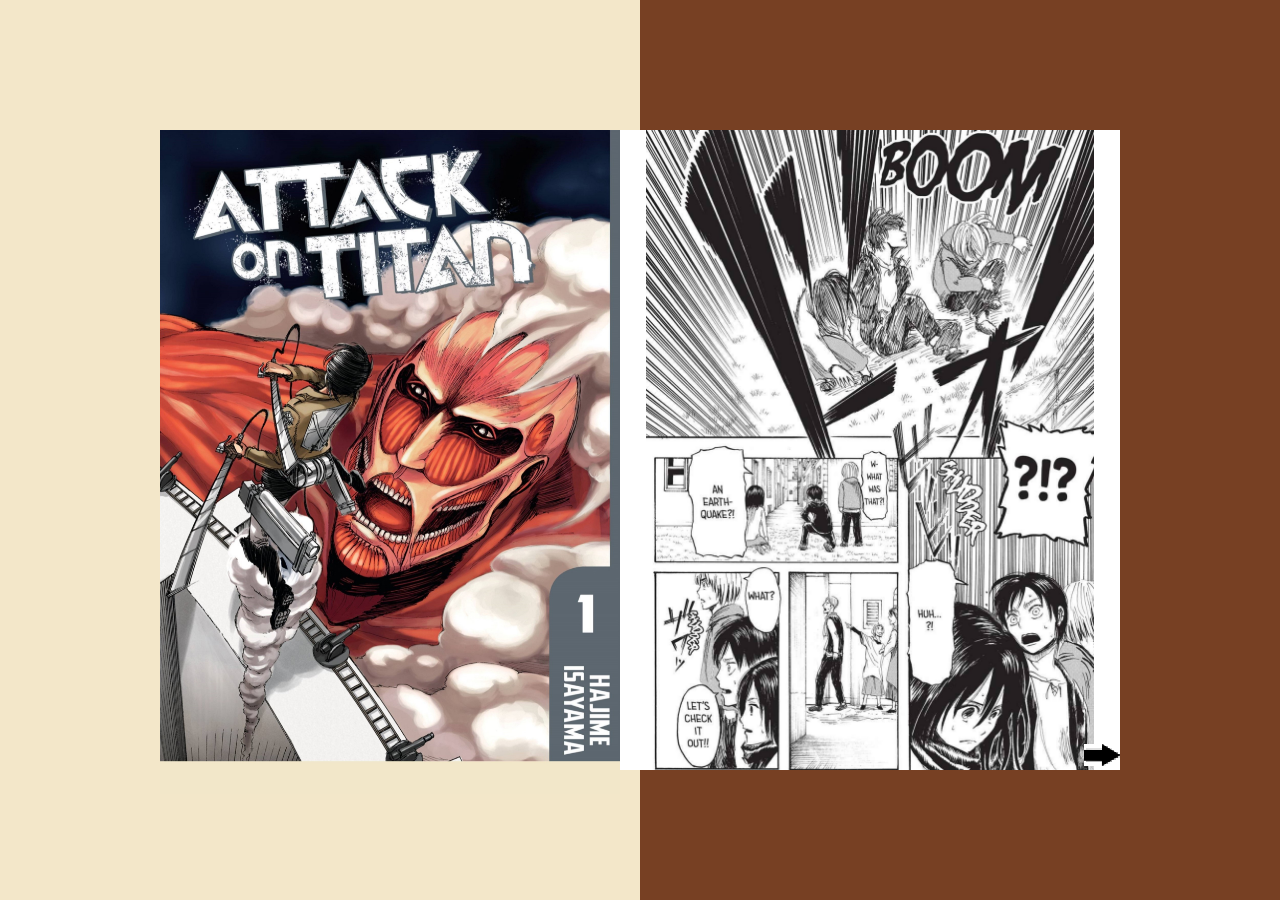
<file: book page/aotmanga.html>
<!DOCTYPE html>
<html lang="en">
<head>
    <meta charset="UTF-8">
    <meta http-equiv="X-UA-Compatible" content="IE=edge">
    <meta name="viewport" content="width=device-width, initial-scale=1.0">
    <title>AttackOnTitan</title>
    <link rel="stylesheet" href="styles.css">
</head>
<body>

    <div class="book">
        <input type="checkbox" id="c1">
        <input type="checkbox" id="c2">
        <input type="checkbox" id="c3">
        <input type="checkbox" id="c4">
        <input type="checkbox" id="c5">
        <input type="checkbox" id="c6">
        <input type="checkbox" id="c7">
        <input type="checkbox" id="c8">
        <input type="checkbox" id="c9">
        <div id="cover">
            <div class="page"><img src="AttackOnTitan/kapak.jpeg"></div>
        </div>
        <div class="flip-book">
            <div class="flip" id="p1">
                <div class="back">
                    <img src="AttackOnTitan/47.jpg" alt="">
                    <label  for="c1" class="back-btn"><img src="AttackOnTitan/geri.png" alt=""></label>
                </div>
                <div class="front">
                    <img src="AttackOnTitan/46.jpg" alt="">
                    <label for="c1" class="next-btn"><img src="AttackOnTitan/ileri.png" alt=""></label>
                </div>
            </div>

            <div class="flip" id="p2">
                <div class="back">
                    <img src="AttackOnTitan/49.jpg" alt="">
                    <label for="c2" class="back-btn"><img src="AttackOnTitan/geri.png" alt=""></label>
                </div>
                <div class="front">
                    <img src="AttackOnTitan/48.jpg" alt="">
                    <label for="c2" class="next-btn"><img src="AttackOnTitan/ileri.png" alt=""></label>
                </div>
            </div>
            
            <div class="flip" id="p3">
                <div class="back">
                    <img src="AttackOnTitan/51.jpg" alt="">
                    <label for="c3" class="back-btn"><img src="AttackOnTitan/geri.png" alt=""></label>
                </div>
                <div class="front">
                    <img src="AttackOnTitan/50.jpg" alt="">
                    <label for="c3" class="next-btn"><img src="AttackOnTitan/ileri.png" alt=""></label>
                </div>
            </div>
                        
            <div class="flip" id="p4">
                <div class="back">
                    <img src="AttackOnTitan/53.jpg" alt="">
                    <label for="c4" class="back-btn"><img src="AttackOnTitan/geri.png" alt=""></label>
                </div>
                <div class="front">
                    <img src="AttackOnTitan/52.jpg" alt="">
                    <label for="c4" class="next-btn"><img src="AttackOnTitan/ileri.png" alt=""></label>
                </div>
            </div>
            
            <div class="flip" id="p5">
                <div class="back">
                    <img src="AttackOnTitan/9.jpg" alt="">
                    <label for="c5" class="back-btn"><img src="AttackOnTitan/geri.png" alt=""></label>
                </div>
                <div class="front">
                    <img src="AttackOnTitan/8.jpg" alt="">
                    <label for="c5" class="next-btn"><img src="AttackOnTitan/ileri.png" alt=""></label>
                </div>
            </div>
                        
            <div class="flip" id="p6">
                <div class="back">
                    <img src="AttackOnTitan/11.jpg" alt="">
                    <label for="c6" class="back-btn"><img src="AttackOnTitan/geri.png" alt=""></label>
                </div>
                <div class="front">
                    <img src="AttackOnTitan/10.jpg" alt="">
                    <label for="c6" class="next-btn"><img src="AttackOnTitan/ileri.png" alt=""></label>
                </div>
            </div>                            
            <div class="flip" id="p7">
                <div class="back">
                    <img src="AttackOnTitan/13.jpg" alt="">
                    <label for="c7" class="back-btn"><img src="AttackOnTitan/geri.png" alt=""></label>
                </div>
                <div class="front">
                    <img src="AttackOnTitan/12.jpg" alt="">
                    <label for="c7" class="next-btn"><img src="AttackOnTitan/ileri.png" alt=""></label>
                </div>
            </div>                           
            <div class="flip" id="p8">
                <div class="back">
                    <img src="AttackOnTitan/15.jpg" alt="">
                    <label for="c8" class="back-btn"><img src="AttackOnTitan/geri.png" alt=""></label>
                </div>
                <div class="front">
                    <img src="AttackOnTitan/14.jpg" alt="">
                    <label for="c8" class="next-btn"><img src="AttackOnTitan/ileri.png" alt=""></label>
                </div>
            </div>
            <div class="flip" id="p9">
                <div class="back">
                    <img src="AttackOnTitan/17.jpg" alt="">
                    <label for="c9" class="back-btn"><img src="AttackOnTitan/geri.png" alt=""></label>
                </div>
                <div class="front">
                    <img src="AttackOnTitan/16.jpg" alt="">
                    <label for="c9" class="next-btn"><img src="AttackOnTitan/ileri.png" alt=""></label>
                </div>
            </div>
        </div>
    </div>
   <script>
  (function(i,s,o,g,r,a,m){i['GoogleAnalyticsObject']=r;i[r]=i[r]||function(){
  (i[r].q=i[r].q||[]).push(arguments)},i[r].l=1*new Date();a=s.createElement(o),
  m=s.getElementsByTagName(o)[0];a.async=1;a.src=g;m.parentNode.insertBefore(a,m)
  })(window,document,'script','//www.google-analytics.com/analytics.js','ga');

  ga('create', 'UA-46156385-1', 'cssscript.com');
  ga('send', 'pageview');

</script>
</body>
</html>
</file>
<file: elegant_font/style.css>
@font-face {
	font-family: 'ElegantIcons';
	src:url('fonts/ElegantIcons.eot');
	src:url('fonts/ElegantIcons.eot?#iefix') format('embedded-opentype'),
		url('fonts/ElegantIcons.woff') format('woff'),
		url('fonts/ElegantIcons.ttf') format('truetype'),
		url('fonts/ElegantIcons.svg#ElegantIcons') format('svg');
	font-weight: normal;
	font-style: normal;
}

/* Use the following CSS code if you want to use data attributes for inserting your icons */
[data-icon]:before {
	font-family: 'ElegantIcons';
	content: attr(data-icon);
	speak: none;
	font-weight: normal;
	font-variant: normal;
	text-transform: none;
	line-height: 1;
	-webkit-font-smoothing: antialiased;
	-moz-osx-font-smoothing: grayscale;
}

/* Use the following CSS code if you want to have a class per icon */
/*
Instead of a list of all class selectors,
you can use the generic selector below, but it's slower:
[class*="your-class-prefix"] {
*/
.arrow_up, .arrow_down, .arrow_left, .arrow_right, .arrow_left-up, .arrow_right-up, .arrow_right-down, .arrow_left-down, .arrow-up-down, .arrow_up-down_alt, .arrow_left-right_alt, .arrow_left-right, .arrow_expand_alt2, .arrow_expand_alt, .arrow_condense, .arrow_expand, .arrow_move, .arrow_carrot-up, .arrow_carrot-down, .arrow_carrot-left, .arrow_carrot-right, .arrow_carrot-2up, .arrow_carrot-2down, .arrow_carrot-2left, .arrow_carrot-2right, .arrow_carrot-up_alt2, .arrow_carrot-down_alt2, .arrow_carrot-left_alt2, .arrow_carrot-right_alt2, .arrow_carrot-2up_alt2, .arrow_carrot-2down_alt2, .arrow_carrot-2left_alt2, .arrow_carrot-2right_alt2, .arrow_triangle-up, .arrow_triangle-down, .arrow_triangle-left, .arrow_triangle-right, .arrow_triangle-up_alt2, .arrow_triangle-down_alt2, .arrow_triangle-left_alt2, .arrow_triangle-right_alt2, .arrow_back, .icon_minus-06, .icon_plus, .icon_close, .icon_check, .icon_minus_alt2, .icon_plus_alt2, .icon_close_alt2, .icon_check_alt2, .icon_zoom-out_alt, .icon_zoom-in_alt, .icon_search, .icon_box-empty, .icon_box-selected, .icon_minus-box, .icon_plus-box, .icon_box-checked, .icon_circle-empty, .icon_circle-slelected, .icon_stop_alt2, .icon_stop, .icon_pause_alt2, .icon_pause, .icon_menu, .icon_menu-square_alt2, .icon_menu-circle_alt2, .icon_ul, .icon_ol, .icon_adjust-horiz, .icon_adjust-vert, .icon_document_alt, .icon_documents_alt, .icon_pencil, .icon_pencil-edit_alt, .icon_pencil-edit, .icon_folder-alt, .icon_folder-open_alt, .icon_folder-add_alt, .icon_info_alt, .icon_error-oct_alt, .icon_error-circle_alt, .icon_error-triangle_alt, .icon_question_alt2, .icon_question, .icon_comment_alt, .icon_chat_alt, .icon_vol-mute_alt, .icon_volume-low_alt, .icon_volume-high_alt, .icon_quotations, .icon_quotations_alt2, .icon_clock_alt, .icon_lock_alt, .icon_lock-open_alt, .icon_key_alt, .icon_cloud_alt, .icon_cloud-upload_alt, .icon_cloud-download_alt, .icon_image, .icon_images, .icon_lightbulb_alt, .icon_gift_alt, .icon_house_alt, .icon_genius, .icon_mobile, .icon_tablet, .icon_laptop, .icon_desktop, .icon_camera_alt, .icon_mail_alt, .icon_cone_alt, .icon_ribbon_alt, .icon_bag_alt, .icon_creditcard, .icon_cart_alt, .icon_paperclip, .icon_tag_alt, .icon_tags_alt, .icon_trash_alt, .icon_cursor_alt, .icon_mic_alt, .icon_compass_alt, .icon_pin_alt, .icon_pushpin_alt, .icon_map_alt, .icon_drawer_alt, .icon_toolbox_alt, .icon_book_alt, .icon_calendar, .icon_film, .icon_table, .icon_contacts_alt, .icon_headphones, .icon_lifesaver, .icon_piechart, .icon_refresh, .icon_link_alt, .icon_link, .icon_loading, .icon_blocked, .icon_archive_alt, .icon_heart_alt, .icon_star_alt, .icon_star-half_alt, .icon_star, .icon_star-half, .icon_tools, .icon_tool, .icon_cog, .icon_cogs, .arrow_up_alt, .arrow_down_alt, .arrow_left_alt, .arrow_right_alt, .arrow_left-up_alt, .arrow_right-up_alt, .arrow_right-down_alt, .arrow_left-down_alt, .arrow_condense_alt, .arrow_expand_alt3, .arrow_carrot_up_alt, .arrow_carrot-down_alt, .arrow_carrot-left_alt, .arrow_carrot-right_alt, .arrow_carrot-2up_alt, .arrow_carrot-2dwnn_alt, .arrow_carrot-2left_alt, .arrow_carrot-2right_alt, .arrow_triangle-up_alt, .arrow_triangle-down_alt, .arrow_triangle-left_alt, .arrow_triangle-right_alt, .icon_minus_alt, .icon_plus_alt, .icon_close_alt, .icon_check_alt, .icon_zoom-out, .icon_zoom-in, .icon_stop_alt, .icon_menu-square_alt, .icon_menu-circle_alt, .icon_document, .icon_documents, .icon_pencil_alt, .icon_folder, .icon_folder-open, .icon_folder-add, .icon_folder_upload, .icon_folder_download, .icon_info, .icon_error-circle, .icon_error-oct, .icon_error-triangle, .icon_question_alt, .icon_comment, .icon_chat, .icon_vol-mute, .icon_volume-low, .icon_volume-high, .icon_quotations_alt, .icon_clock, .icon_lock, .icon_lock-open, .icon_key, .icon_cloud, .icon_cloud-upload, .icon_cloud-download, .icon_lightbulb, .icon_gift, .icon_house, .icon_camera, .icon_mail, .icon_cone, .icon_ribbon, .icon_bag, .icon_cart, .icon_tag, .icon_tags, .icon_trash, .icon_cursor, .icon_mic, .icon_compass, .icon_pin, .icon_pushpin, .icon_map, .icon_drawer, .icon_toolbox, .icon_book, .icon_contacts, .icon_archive, .icon_heart, .icon_profile, .icon_group, .icon_grid-2x2, .icon_grid-3x3, .icon_music, .icon_pause_alt, .icon_phone, .icon_upload, .icon_download, .social_facebook, .social_twitter, .social_pinterest, .social_googleplus, .social_tumblr, .social_tumbleupon, .social_wordpress, .social_instagram, .social_dribbble, .social_vimeo, .social_linkedin, .social_rss, .social_deviantart, .social_share, .social_myspace, .social_skype, .social_youtube, .social_picassa, .social_googledrive, .social_flickr, .social_blogger, .social_spotify, .social_delicious, .social_facebook_circle, .social_twitter_circle, .social_pinterest_circle, .social_googleplus_circle, .social_tumblr_circle, .social_stumbleupon_circle, .social_wordpress_circle, .social_instagram_circle, .social_dribbble_circle, .social_vimeo_circle, .social_linkedin_circle, .social_rss_circle, .social_deviantart_circle, .social_share_circle, .social_myspace_circle, .social_skype_circle, .social_youtube_circle, .social_picassa_circle, .social_googledrive_alt2, .social_flickr_circle, .social_blogger_circle, .social_spotify_circle, .social_delicious_circle, .social_facebook_square, .social_twitter_square, .social_pinterest_square, .social_googleplus_square, .social_tumblr_square, .social_stumbleupon_square, .social_wordpress_square, .social_instagram_square, .social_dribbble_square, .social_vimeo_square, .social_linkedin_square, .social_rss_square, .social_deviantart_square, .social_share_square, .social_myspace_square, .social_skype_square, .social_youtube_square, .social_picassa_square, .social_googledrive_square, .social_flickr_square, .social_blogger_square, .social_spotify_square, .social_delicious_square, .icon_printer, .icon_calulator, .icon_building, .icon_floppy, .icon_drive, .icon_search-2, .icon_id, .icon_id-2, .icon_puzzle, .icon_like, .icon_dislike, .icon_mug, .icon_currency, .icon_wallet, .icon_pens, .icon_easel, .icon_flowchart, .icon_datareport, .icon_briefcase, .icon_shield, .icon_percent, .icon_globe, .icon_globe-2, .icon_target, .icon_hourglass, .icon_balance, .icon_rook, .icon_printer-alt, .icon_calculator_alt, .icon_building_alt, .icon_floppy_alt, .icon_drive_alt, .icon_search_alt, .icon_id_alt, .icon_id-2_alt, .icon_puzzle_alt, .icon_like_alt, .icon_dislike_alt, .icon_mug_alt, .icon_currency_alt, .icon_wallet_alt, .icon_pens_alt, .icon_easel_alt, .icon_flowchart_alt, .icon_datareport_alt, .icon_briefcase_alt, .icon_shield_alt, .icon_percent_alt, .icon_globe_alt, .icon_clipboard {
	font-family: 'ElegantIcons';
	speak: none;
	font-style: normal;
	font-weight: normal;
	font-variant: normal;
	text-transform: none;
	line-height: 1;
	-webkit-font-smoothing: antialiased;
}
.arrow_up:before {
	content: "\21";
}
.arrow_down:before {
	content: "\22";
}
.arrow_left:before {
	content: "\23";
}
.arrow_right:before {
	content: "\24";
}
.arrow_left-up:before {
	content: "\25";
}
.arrow_right-up:before {
	content: "\26";
}
.arrow_right-down:before {
	content: "\27";
}
.arrow_left-down:before {
	content: "\28";
}
.arrow-up-down:before {
	content: "\29";
}
.arrow_up-down_alt:before {
	content: "\2a";
}
.arrow_left-right_alt:before {
	content: "\2b";
}
.arrow_left-right:before {
	content: "\2c";
}
.arrow_expand_alt2:before {
	content: "\2d";
}
.arrow_expand_alt:before {
	content: "\2e";
}
.arrow_condense:before {
	content: "\2f";
}
.arrow_expand:before {
	content: "\30";
}
.arrow_move:before {
	content: "\31";
}
.arrow_carrot-up:before {
	content: "\32";
}
.arrow_carrot-down:before {
	content: "\33";
}
.arrow_carrot-left:before {
	content: "\34";
}
.arrow_carrot-right:before {
	content: "\35";
}
.arrow_carrot-2up:before {
	content: "\36";
}
.arrow_carrot-2down:before {
	content: "\37";
}
.arrow_carrot-2left:before {
	content: "\38";
}
.arrow_carrot-2right:before {
	content: "\39";
}
.arrow_carrot-up_alt2:before {
	content: "\3a";
}
.arrow_carrot-down_alt2:before {
	content: "\3b";
}
.arrow_carrot-left_alt2:before {
	content: "\3c";
}
.arrow_carrot-right_alt2:before {
	content: "\3d";
}
.arrow_carrot-2up_alt2:before {
	content: "\3e";
}
.arrow_carrot-2down_alt2:before {
	content: "\3f";
}
.arrow_carrot-2left_alt2:before {
	content: "\40";
}
.arrow_carrot-2right_alt2:before {
	content: "\41";
}
.arrow_triangle-up:before {
	content: "\42";
}
.arrow_triangle-down:before {
	content: "\43";
}
.arrow_triangle-left:before {
	content: "\44";
}
.arrow_triangle-right:before {
	content: "\45";
}
.arrow_triangle-up_alt2:before {
	content: "\46";
}
.arrow_triangle-down_alt2:before {
	content: "\47";
}
.arrow_triangle-left_alt2:before {
	content: "\48";
}
.arrow_triangle-right_alt2:before {
	content: "\49";
}
.arrow_back:before {
	content: "\4a";
}
.icon_minus-06:before {
	content: "\4b";
}
.icon_plus:before {
	content: "\4c";
}
.icon_close:before {
	content: "\4d";
}
.icon_check:before {
	content: "\4e";
}
.icon_minus_alt2:before {
	content: "\4f";
}
.icon_plus_alt2:before {
	content: "\50";
}
.icon_close_alt2:before {
	content: "\51";
}
.icon_check_alt2:before {
	content: "\52";
}
.icon_zoom-out_alt:before {
	content: "\53";
}
.icon_zoom-in_alt:before {
	content: "\54";
}
.icon_search:before {
	content: "\55";
}
.icon_box-empty:before {
	content: "\56";
}
.icon_box-selected:before {
	content: "\57";
}
.icon_minus-box:before {
	content: "\58";
}
.icon_plus-box:before {
	content: "\59";
}
.icon_box-checked:before {
	content: "\5a";
}
.icon_circle-empty:before {
	content: "\5b";
}
.icon_circle-slelected:before {
	content: "\5c";
}
.icon_stop_alt2:before {
	content: "\5d";
}
.icon_stop:before {
	content: "\5e";
}
.icon_pause_alt2:before {
	content: "\5f";
}
.icon_pause:before {
	content: "\60";
}
.icon_menu:before {
	content: "\61";
}
.icon_menu-square_alt2:before {
	content: "\62";
}
.icon_menu-circle_alt2:before {
	content: "\63";
}
.icon_ul:before {
	content: "\64";
}
.icon_ol:before {
	content: "\65";
}
.icon_adjust-horiz:before {
	content: "\66";
}
.icon_adjust-vert:before {
	content: "\67";
}
.icon_document_alt:before {
	content: "\68";
}
.icon_documents_alt:before {
	content: "\69";
}
.icon_pencil:before {
	content: "\6a";
}
.icon_pencil-edit_alt:before {
	content: "\6b";
}
.icon_pencil-edit:before {
	content: "\6c";
}
.icon_folder-alt:before {
	content: "\6d";
}
.icon_folder-open_alt:before {
	content: "\6e";
}
.icon_folder-add_alt:before {
	content: "\6f";
}
.icon_info_alt:before {
	content: "\70";
}
.icon_error-oct_alt:before {
	content: "\71";
}
.icon_error-circle_alt:before {
	content: "\72";
}
.icon_error-triangle_alt:before {
	content: "\73";
}
.icon_question_alt2:before {
	content: "\74";
}
.icon_question:before {
	content: "\75";
}
.icon_comment_alt:before {
	content: "\76";
}
.icon_chat_alt:before {
	content: "\77";
}
.icon_vol-mute_alt:before {
	content: "\78";
}
.icon_volume-low_alt:before {
	content: "\79";
}
.icon_volume-high_alt:before {
	content: "\7a";
}
.icon_quotations:before {
	content: "\7b";
}
.icon_quotations_alt2:before {
	content: "\7c";
}
.icon_clock_alt:before {
	content: "\7d";
}
.icon_lock_alt:before {
	content: "\7e";
}
.icon_lock-open_alt:before {
	content: "\e000";
}
.icon_key_alt:before {
	content: "\e001";
}
.icon_cloud_alt:before {
	content: "\e002";
}
.icon_cloud-upload_alt:before {
	content: "\e003";
}
.icon_cloud-download_alt:before {
	content: "\e004";
}
.icon_image:before {
	content: "\e005";
}
.icon_images:before {
	content: "\e006";
}
.icon_lightbulb_alt:before {
	content: "\e007";
}
.icon_gift_alt:before {
	content: "\e008";
}
.icon_house_alt:before {
	content: "\e009";
}
.icon_genius:before {
	content: "\e00a";
}
.icon_mobile:before {
	content: "\e00b";
}
.icon_tablet:before {
	content: "\e00c";
}
.icon_laptop:before {
	content: "\e00d";
}
.icon_desktop:before {
	content: "\e00e";
}
.icon_camera_alt:before {
	content: "\e00f";
}
.icon_mail_alt:before {
	content: "\e010";
}
.icon_cone_alt:before {
	content: "\e011";
}
.icon_ribbon_alt:before {
	content: "\e012";
}
.icon_bag_alt:before {
	content: "\e013";
}
.icon_creditcard:before {
	content: "\e014";
}
.icon_cart_alt:before {
	content: "\e015";
}
.icon_paperclip:before {
	content: "\e016";
}
.icon_tag_alt:before {
	content: "\e017";
}
.icon_tags_alt:before {
	content: "\e018";
}
.icon_trash_alt:before {
	content: "\e019";
}
.icon_cursor_alt:before {
	content: "\e01a";
}
.icon_mic_alt:before {
	content: "\e01b";
}
.icon_compass_alt:before {
	content: "\e01c";
}
.icon_pin_alt:before {
	content: "\e01d";
}
.icon_pushpin_alt:before {
	content: "\e01e";
}
.icon_map_alt:before {
	content: "\e01f";
}
.icon_drawer_alt:before {
	content: "\e020";
}
.icon_toolbox_alt:before {
	content: "\e021";
}
.icon_book_alt:before {
	content: "\e022";
}
.icon_calendar:before {
	content: "\e023";
}
.icon_film:before {
	content: "\e024";
}
.icon_table:before {
	content: "\e025";
}
.icon_contacts_alt:before {
	content: "\e026";
}
.icon_headphones:before {
	content: "\e027";
}
.icon_lifesaver:before {
	content: "\e028";
}
.icon_piechart:before {
	content: "\e029";
}
.icon_refresh:before {
	content: "\e02a";
}
.icon_link_alt:before {
	content: "\e02b";
}
.icon_link:before {
	content: "\e02c";
}
.icon_loading:before {
	content: "\e02d";
}
.icon_blocked:before {
	content: "\e02e";
}
.icon_archive_alt:before {
	content: "\e02f";
}
.icon_heart_alt:before {
	content: "\e030";
}
.icon_star_alt:before {
	content: "\e031";
}
.icon_star-half_alt:before {
	content: "\e032";
}
.icon_star:before {
	content: "\e033";
}
.icon_star-half:before {
	content: "\e034";
}
.icon_tools:before {
	content: "\e035";
}
.icon_tool:before {
	content: "\e036";
}
.icon_cog:before {
	content: "\e037";
}
.icon_cogs:before {
	content: "\e038";
}
.arrow_up_alt:before {
	content: "\e039";
}
.arrow_down_alt:before {
	content: "\e03a";
}
.arrow_left_alt:before {
	content: "\e03b";
}
.arrow_right_alt:before {
	content: "\e03c";
}
.arrow_left-up_alt:before {
	content: "\e03d";
}
.arrow_right-up_alt:before {
	content: "\e03e";
}
.arrow_right-down_alt:before {
	content: "\e03f";
}
.arrow_left-down_alt:before {
	content: "\e040";
}
.arrow_condense_alt:before {
	content: "\e041";
}
.arrow_expand_alt3:before {
	content: "\e042";
}
.arrow_carrot_up_alt:before {
	content: "\e043";
}
.arrow_carrot-down_alt:before {
	content: "\e044";
}
.arrow_carrot-left_alt:before {
	content: "\e045";
}
.arrow_carrot-right_alt:before {
	content: "\e046";
}
.arrow_carrot-2up_alt:before {
	content: "\e047";
}
.arrow_carrot-2dwnn_alt:before {
	content: "\e048";
}
.arrow_carrot-2left_alt:before {
	content: "\e049";
}
.arrow_carrot-2right_alt:before {
	content: "\e04a";
}
.arrow_triangle-up_alt:before {
	content: "\e04b";
}
.arrow_triangle-down_alt:before {
	content: "\e04c";
}
.arrow_triangle-left_alt:before {
	content: "\e04d";
}
.arrow_triangle-right_alt:before {
	content: "\e04e";
}
.icon_minus_alt:before {
	content: "\e04f";
}
.icon_plus_alt:before {
	content: "\e050";
}
.icon_close_alt:before {
	content: "\e051";
}
.icon_check_alt:before {
	content: "\e052";
}
.icon_zoom-out:before {
	content: "\e053";
}
.icon_zoom-in:before {
	content: "\e054";
}
.icon_stop_alt:before {
	content: "\e055";
}
.icon_menu-square_alt:before {
	content: "\e056";
}
.icon_menu-circle_alt:before {
	content: "\e057";
}
.icon_document:before {
	content: "\e058";
}
.icon_documents:before {
	content: "\e059";
}
.icon_pencil_alt:before {
	content: "\e05a";
}
.icon_folder:before {
	content: "\e05b";
}
.icon_folder-open:before {
	content: "\e05c";
}
.icon_folder-add:before {
	content: "\e05d";
}
.icon_folder_upload:before {
	content: "\e05e";
}
.icon_folder_download:before {
	content: "\e05f";
}
.icon_info:before {
	content: "\e060";
}
.icon_error-circle:before {
	content: "\e061";
}
.icon_error-oct:before {
	content: "\e062";
}
.icon_error-triangle:before {
	content: "\e063";
}
.icon_question_alt:before {
	content: "\e064";
}
.icon_comment:before {
	content: "\e065";
}
.icon_chat:before {
	content: "\e066";
}
.icon_vol-mute:before {
	content: "\e067";
}
.icon_volume-low:before {
	content: "\e068";
}
.icon_volume-high:before {
	content: "\e069";
}
.icon_quotations_alt:before {
	content: "\e06a";
}
.icon_clock:before {
	content: "\e06b";
}
.icon_lock:before {
	content: "\e06c";
}
.icon_lock-open:before {
	content: "\e06d";
}
.icon_key:before {
	content: "\e06e";
}
.icon_cloud:before {
	content: "\e06f";
}
.icon_cloud-upload:before {
	content: "\e070";
}
.icon_cloud-download:before {
	content: "\e071";
}
.icon_lightbulb:before {
	content: "\e072";
}
.icon_gift:before {
	content: "\e073";
}
.icon_house:before {
	content: "\e074";
}
.icon_camera:before {
	content: "\e075";
}
.icon_mail:before {
	content: "\e076";
}
.icon_cone:before {
	content: "\e077";
}
.icon_ribbon:before {
	content: "\e078";
}
.icon_bag:before {
	content: "\e079";
}
.icon_cart:before {
	content: "\e07a";
}
.icon_tag:before {
	content: "\e07b";
}
.icon_tags:before {
	content: "\e07c";
}
.icon_trash:before {
	content: "\e07d";
}
.icon_cursor:before {
	content: "\e07e";
}
.icon_mic:before {
	content: "\e07f";
}
.icon_compass:before {
	content: "\e080";
}
.icon_pin:before {
	content: "\e081";
}
.icon_pushpin:before {
	content: "\e082";
}
.icon_map:before {
	content: "\e083";
}
.icon_drawer:before {
	content: "\e084";
}
.icon_toolbox:before {
	content: "\e085";
}
.icon_book:before {
	content: "\e086";
}
.icon_contacts:before {
	content: "\e087";
}
.icon_archive:before {
	content: "\e088";
}
.icon_heart:before {
	content: "\e089";
}
.icon_profile:before {
	content: "\e08a";
}
.icon_group:before {
	content: "\e08b";
}
.icon_grid-2x2:before {
	content: "\e08c";
}
.icon_grid-3x3:before {
	content: "\e08d";
}
.icon_music:before {
	content: "\e08e";
}
.icon_pause_alt:before {
	content: "\e08f";
}
.icon_phone:before {
	content: "\e090";
}
.icon_upload:before {
	content: "\e091";
}
.icon_download:before {
	content: "\e092";
}
.social_facebook:before {
	content: "\e093";
}
.social_twitter:before {
	content: "\e094";
}
.social_pinterest:before {
	content: "\e095";
}
.social_googleplus:before {
	content: "\e096";
}
.social_tumblr:before {
	content: "\e097";
}
.social_tumbleupon:before {
	content: "\e098";
}
.social_wordpress:before {
	content: "\e099";
}
.social_instagram:before {
	content: "\e09a";
}
.social_dribbble:before {
	content: "\e09b";
}
.social_vimeo:before {
	content: "\e09c";
}
.social_linkedin:before {
	content: "\e09d";
}
.social_rss:before {
	content: "\e09e";
}
.social_deviantart:before {
	content: "\e09f";
}
.social_share:before {
	content: "\e0a0";
}
.social_myspace:before {
	content: "\e0a1";
}
.social_skype:before {
	content: "\e0a2";
}
.social_youtube:before {
	content: "\e0a3";
}
.social_picassa:before {
	content: "\e0a4";
}
.social_googledrive:before {
	content: "\e0a5";
}
.social_flickr:before {
	content: "\e0a6";
}
.social_blogger:before {
	content: "\e0a7";
}
.social_spotify:before {
	content: "\e0a8";
}
.social_delicious:before {
	content: "\e0a9";
}
.social_facebook_circle:before {
	content: "\e0aa";
}
.social_twitter_circle:before {
	content: "\e0ab";
}
.social_pinterest_circle:before {
	content: "\e0ac";
}
.social_googleplus_circle:before {
	content: "\e0ad";
}
.social_tumblr_circle:before {
	content: "\e0ae";
}
.social_stumbleupon_circle:before {
	content: "\e0af";
}
.social_wordpress_circle:before {
	content: "\e0b0";
}
.social_instagram_circle:before {
	content: "\e0b1";
}
.social_dribbble_circle:before {
	content: "\e0b2";
}
.social_vimeo_circle:before {
	content: "\e0b3";
}
.social_linkedin_circle:before {
	content: "\e0b4";
}
.social_rss_circle:before {
	content: "\e0b5";
}
.social_deviantart_circle:before {
	content: "\e0b6";
}
.social_share_circle:before {
	content: "\e0b7";
}
.social_myspace_circle:before {
	content: "\e0b8";
}
.social_skype_circle:before {
	content: "\e0b9";
}
.social_youtube_circle:before {
	content: "\e0ba";
}
.social_picassa_circle:before {
	content: "\e0bb";
}
.social_googledrive_alt2:before {
	content: "\e0bc";
}
.social_flickr_circle:before {
	content: "\e0bd";
}
.social_blogger_circle:before {
	content: "\e0be";
}
.social_spotify_circle:before {
	content: "\e0bf";
}
.social_delicious_circle:before {
	content: "\e0c0";
}
.social_facebook_square:before {
	content: "\e0c1";
}
.social_twitter_square:before {
	content: "\e0c2";
}
.social_pinterest_square:before {
	content: "\e0c3";
}
.social_googleplus_square:before {
	content: "\e0c4";
}
.social_tumblr_square:before {
	content: "\e0c5";
}
.social_stumbleupon_square:before {
	content: "\e0c6";
}
.social_wordpress_square:before {
	content: "\e0c7";
}
.social_instagram_square:before {
	content: "\e0c8";
}
.social_dribbble_square:before {
	content: "\e0c9";
}
.social_vimeo_square:before {
	content: "\e0ca";
}
.social_linkedin_square:before {
	content: "\e0cb";
}
.social_rss_square:before {
	content: "\e0cc";
}
.social_deviantart_square:before {
	content: "\e0cd";
}
.social_share_square:before {
	content: "\e0ce";
}
.social_myspace_square:before {
	content: "\e0cf";
}
.social_skype_square:before {
	content: "\e0d0";
}
.social_youtube_square:before {
	content: "\e0d1";
}
.social_picassa_square:before {
	content: "\e0d2";
}
.social_googledrive_square:before {
	content: "\e0d3";
}
.social_flickr_square:before {
	content: "\e0d4";
}
.social_blogger_square:before {
	content: "\e0d5";
}
.social_spotify_square:before {
	content: "\e0d6";
}
.social_delicious_square:before {
	content: "\e0d7";
}
.icon_printer:before {
	content: "\e103";
}
.icon_calulator:before {
	content: "\e0ee";
}
.icon_building:before {
	content: "\e0ef";
}
.icon_floppy:before {
	content: "\e0e8";
}
.icon_drive:before {
	content: "\e0ea";
}
.icon_search-2:before {
	content: "\e101";
}
.icon_id:before {
	content: "\e107";
}
.icon_id-2:before {
	content: "\e108";
}
.icon_puzzle:before {
	content: "\e102";
}
.icon_like:before {
	content: "\e106";
}
.icon_dislike:before {
	content: "\e0eb";
}
.icon_mug:before {
	content: "\e105";
}
.icon_currency:before {
	content: "\e0ed";
}
.icon_wallet:before {
	content: "\e100";
}
.icon_pens:before {
	content: "\e104";
}
.icon_easel:before {
	content: "\e0e9";
}
.icon_flowchart:before {
	content: "\e109";
}
.icon_datareport:before {
	content: "\e0ec";
}
.icon_briefcase:before {
	content: "\e0fe";
}
.icon_shield:before {
	content: "\e0f6";
}
.icon_percent:before {
	content: "\e0fb";
}
.icon_globe:before {
	content: "\e0e2";
}
.icon_globe-2:before {
	content: "\e0e3";
}
.icon_target:before {
	content: "\e0f5";
}
.icon_hourglass:before {
	content: "\e0e1";
}
.icon_balance:before {
	content: "\e0ff";
}
.icon_rook:before {
	content: "\e0f8";
}
.icon_printer-alt:before {
	content: "\e0fa";
}
.icon_calculator_alt:before {
	content: "\e0e7";
}
.icon_building_alt:before {
	content: "\e0fd";
}
.icon_floppy_alt:before {
	content: "\e0e4";
}
.icon_drive_alt:before {
	content: "\e0e5";
}
.icon_search_alt:before {
	content: "\e0f7";
}
.icon_id_alt:before {
	content: "\e0e0";
}
.icon_id-2_alt:before {
	content: "\e0fc";
}
.icon_puzzle_alt:before {
	content: "\e0f9";
}
.icon_like_alt:before {
	content: "\e0dd";
}
.icon_dislike_alt:before {
	content: "\e0f1";
}
.icon_mug_alt:before {
	content: "\e0dc";
}
.icon_currency_alt:before {
	content: "\e0f3";
}
.icon_wallet_alt:before {
	content: "\e0d8";
}
.icon_pens_alt:before {
	content: "\e0db";
}
.icon_easel_alt:before {
	content: "\e0f0";
}
.icon_flowchart_alt:before {
	content: "\e0df";
}
.icon_datareport_alt:before {
	content: "\e0f2";
}
.icon_briefcase_alt:before {
	content: "\e0f4";
}
.icon_shield_alt:before {
	content: "\e0d9";
}
.icon_percent_alt:before {
	content: "\e0da";
}
.icon_globe_alt:before {
	content: "\e0de";
}
.icon_clipboard:before {
	content: "\e0e6";
}


	.glyph {
		float: left;
		text-align: center;
		padding: .75em;
		margin: .4em 1.5em .75em 0;
		width: 6em;
text-shadow: none;
	}
        .glyph_big {
        font-size: 128px;
        color: #59c5dc;
        float: left;
        margin-right: 20px;
        }

        .glyph div { padding-bottom: 10px;}

	.glyph input {
		font-family: consolas, monospace;
		font-size: 12px;
		width: 100%;
		text-align: center;
		border: 0;
		box-shadow: 0 0 0 1px #ccc;
		padding: .2em;
                -moz-border-radius: 5px;
                -webkit-border-radius: 5px;
	}
	.centered {
		margin-left: auto;
		margin-right: auto;
	}
	.glyph .fs1 {
		font-size: 2em;
	}
</file>
<file: book page/styles.css>
@import url('https://fonts.googleapis.com/css2?family=Roboto:wght@300&display=swap');

body {
    margin: 0;
    padding: 0;
    height: 100vh;
    display: flex;
    justify-content: center;
    font-family: 'Roboto', sans-serif;
    align-items: center;
    background: linear-gradient(90deg , #f3e7c9 50% , #774023 50% );
}
.body2{
    background: linear-gradient(90deg , #161816 50% , #E5383B 50% ) !important;
}
input {
    display: none;
}

img {
    width: 100%;
    height: 100%;
}

.book {
    display: flex;
}

#cover {
    width: 460px;
    height: 550px;
    position: relative;
}

.flip-book {
    width: 500px;
    height: 640px;
    position: relative;
    perspective: 3000px;
}

.flip {
    width: 100%;
    height: 100%;
    position: absolute;
    top: 0;
    left: 0;
    transform-origin: left;
    transform-style: preserve-3d;
    transform: rotateY(0deg);
    transition: .5s;
    color: #000;
}

p {
    font-size: 28px;
    line-height: 48px;
}

.front {
    position: absolute;
    width: 100%;
    height: 100%;
    top: 0;
    left: 0;
    background-color: white;
    box-sizing: border-box;
    padding: 0 26px;
    /* box-shadow: inset 20px 0 50px r; */
}

.back {
    position: absolute;
    width: 100%;
    height: 100%;
    top: 0;
    left: 0;
    z-index: 99;
    transform: rotateY(180deg);
    backface-visibility: hidden;
    background-color: #000;
}

.next-btn {
    position: absolute;
    bottom:0px;
    right: 0px;
    cursor: pointer;
    color: 	red;
}

.back-btn {
    position: absolute;
    bottom: 0px;
    right: 0px;
    cursor: pointer;
    color: red;
}

#p1 {
    z-index: 9;
}
#p2 {
    z-index: 8;
}
#p3 {
    z-index: 7;
}
#p4 {
    z-index: 6;
}
#p5 {
    z-index: 5;
}
#p6 {
    z-index: 4;
}
#p7 {
    z-index: 3;
}
#p8 {
    z-index: 2;
}
#p9 {
    z-index: 1;
}
#c1:checked ~ .flip-book #p1 {
    transform: rotateY(-180deg);
    z-index: 1;
}
#c2:checked ~ .flip-book #p2 {
    transform: rotateY(-180deg);
    z-index: 2;
}
#c3:checked ~ .flip-book #p3 {
    transform: rotateY(-180deg);
    z-index: 3;
}
#c4:checked ~ .flip-book #p4 {
    transform: rotateY(-180deg);
    z-index: 4;
}
#c5:checked ~ .flip-book #p5 {
    transform: rotateY(-180deg);
    z-index: 5;
}
#c6:checked ~ .flip-book #p6 {
    transform: rotateY(-180deg);
    z-index: 6;
}
#c7:checked ~ .flip-book #p7 {
    transform: rotateY(-180deg);
    z-index: 7;
}
#c8:checked ~ .flip-book #p8 {
    transform: rotateY(-180deg);
    z-index: 8;
}
#c9:checked ~ .flip-book #p9 {
    transform: rotateY(-180deg);
    z-index: 9;
}
</file>
